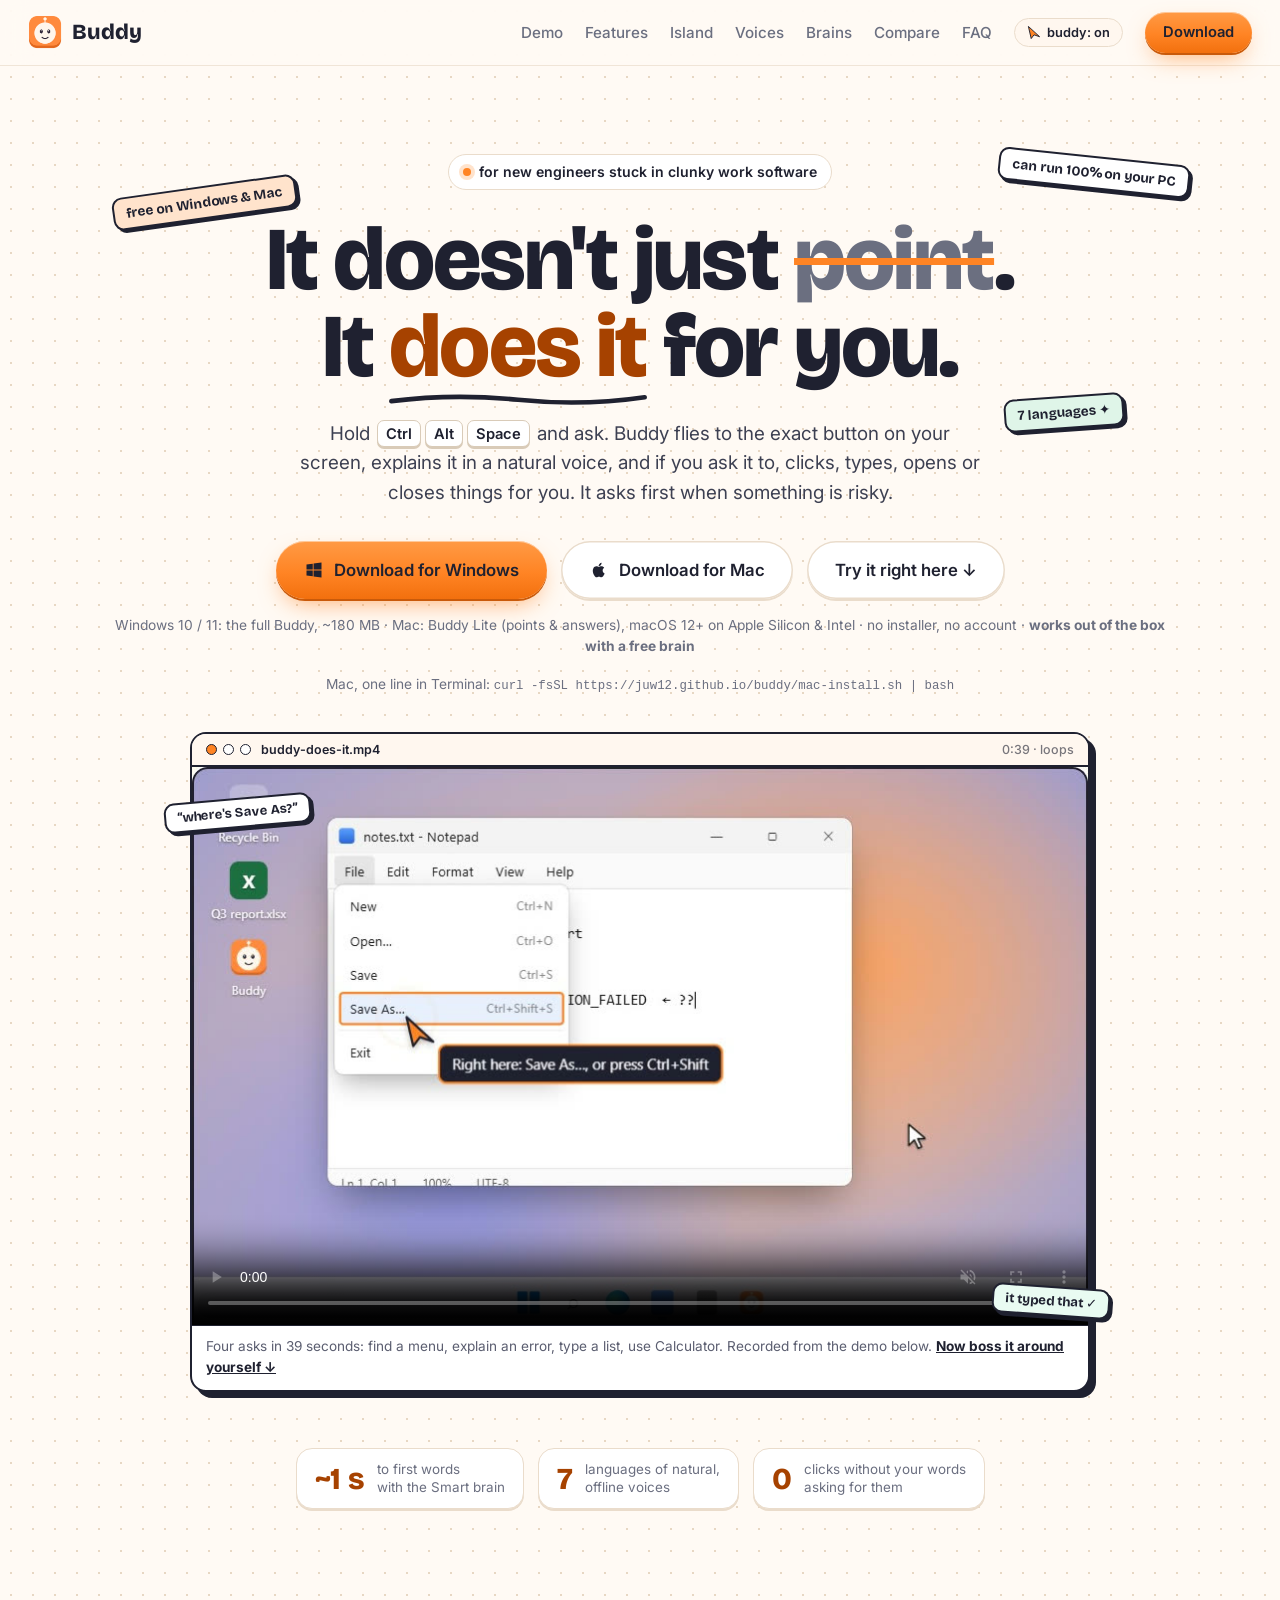
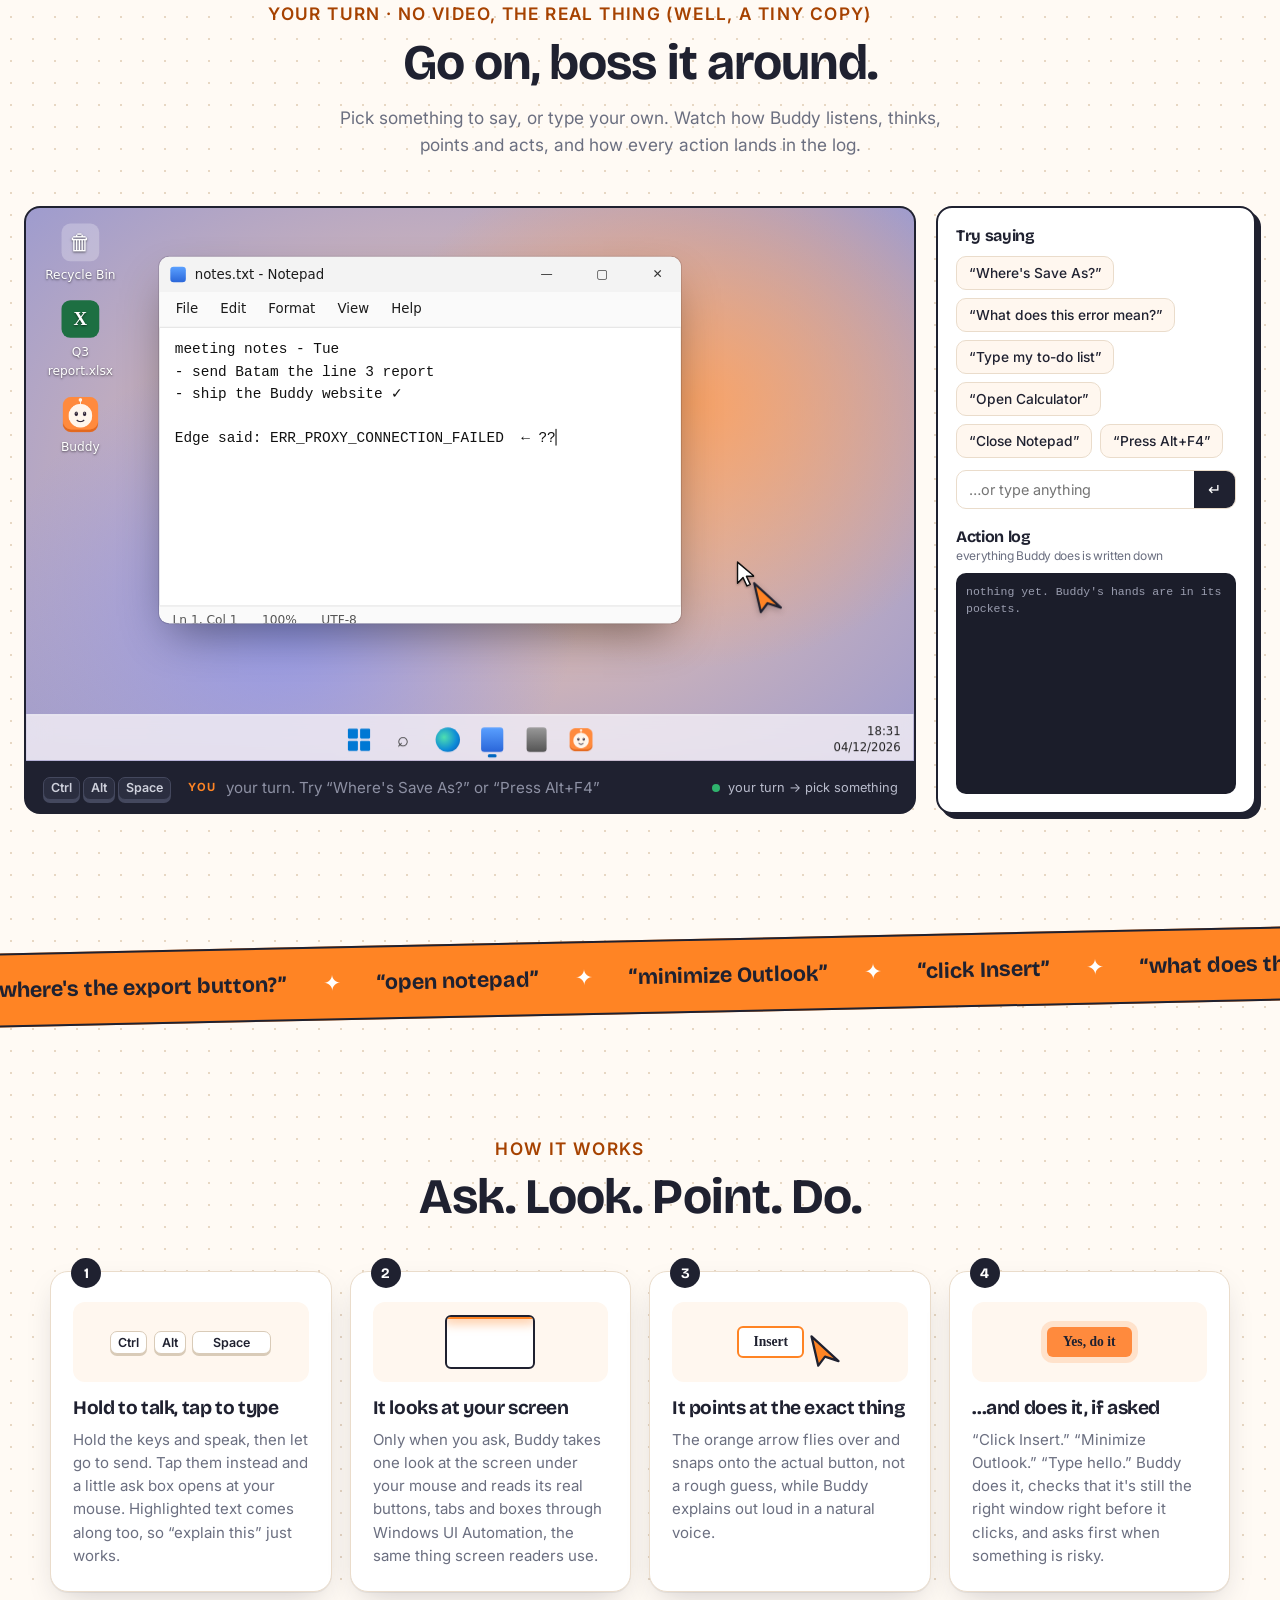
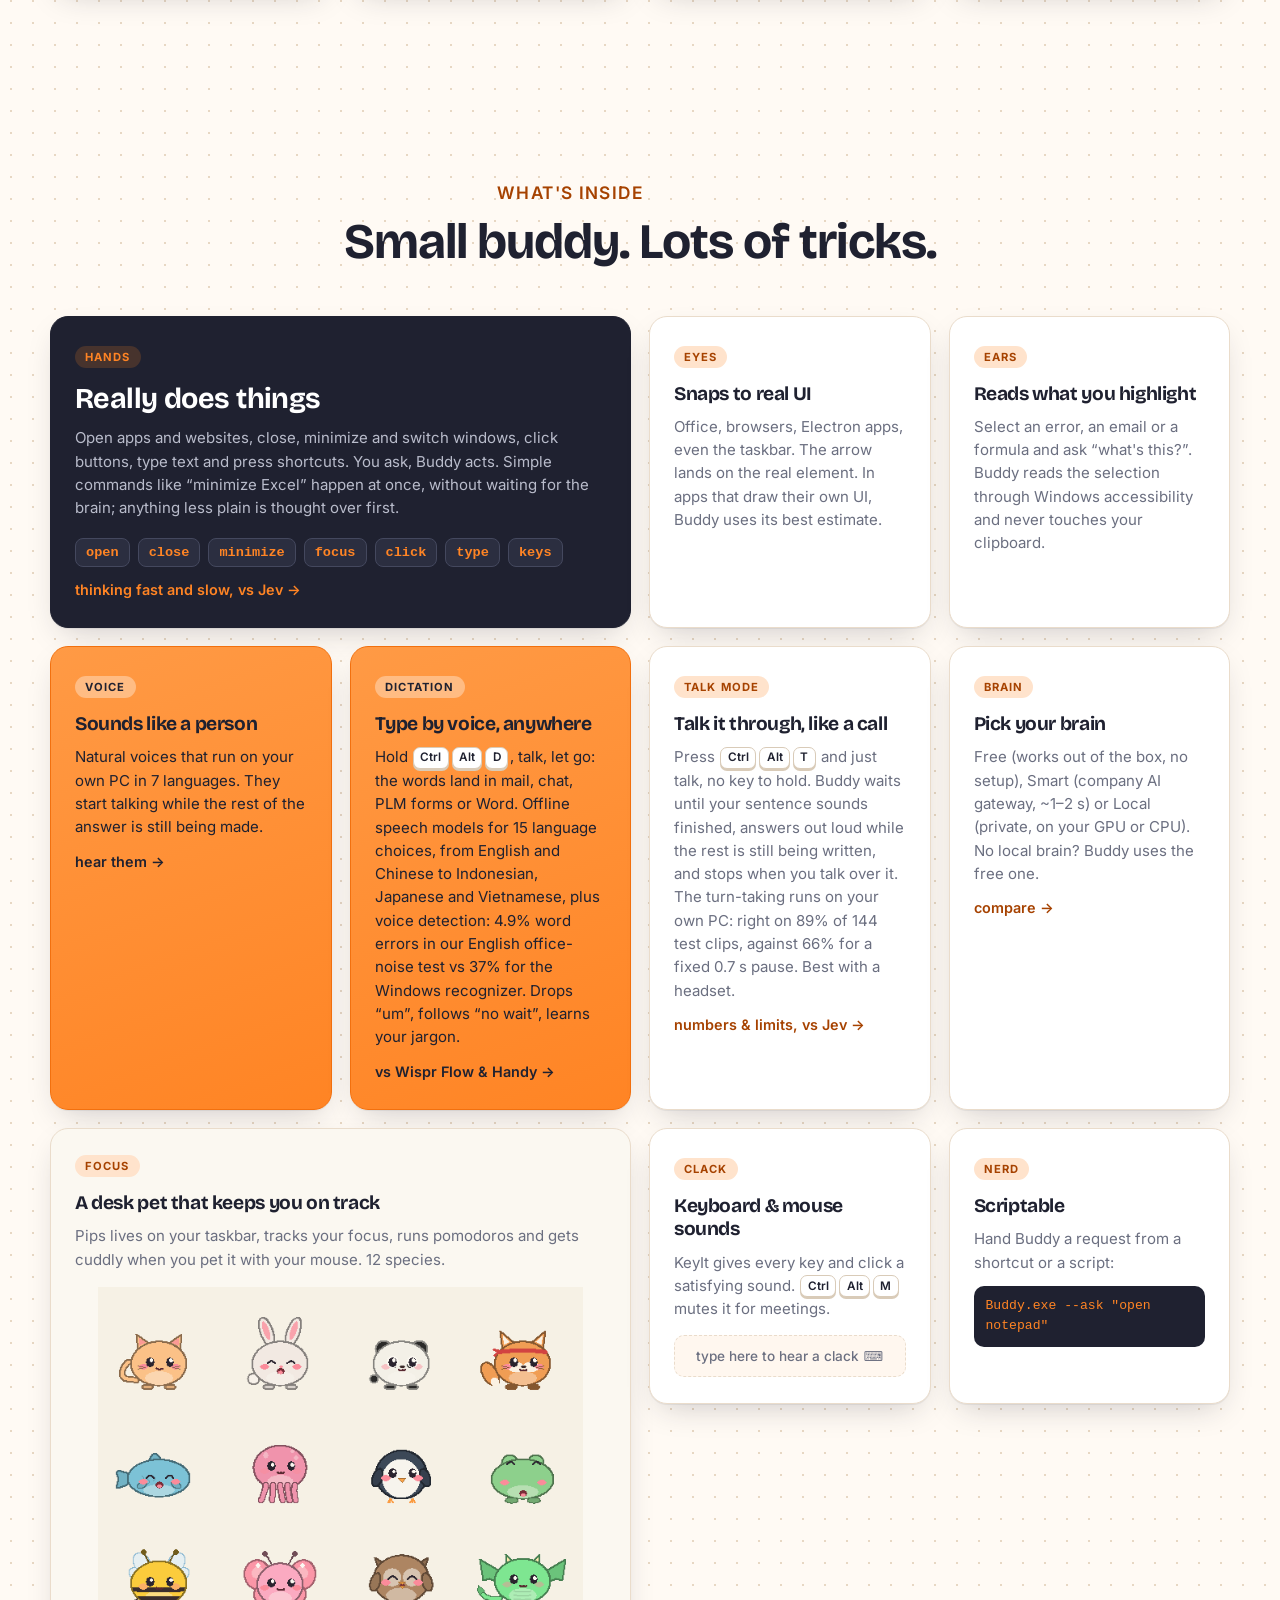
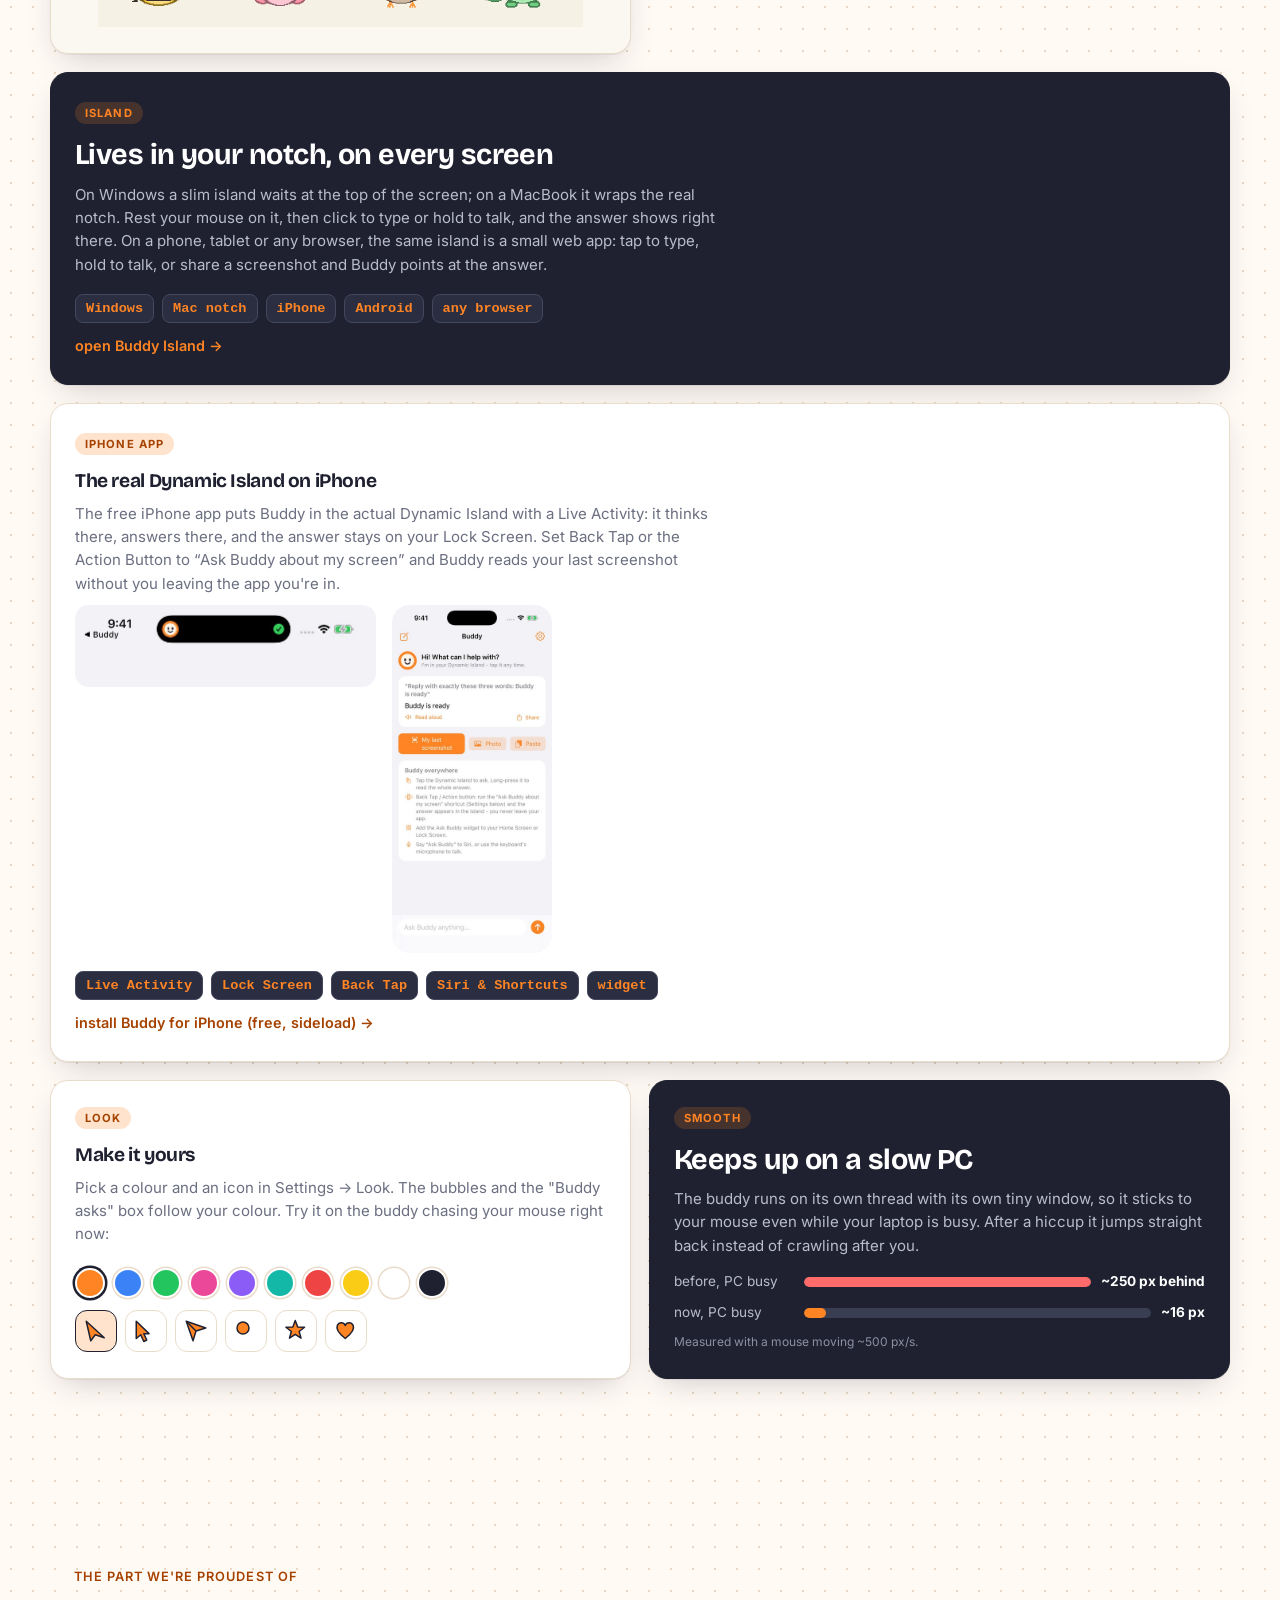
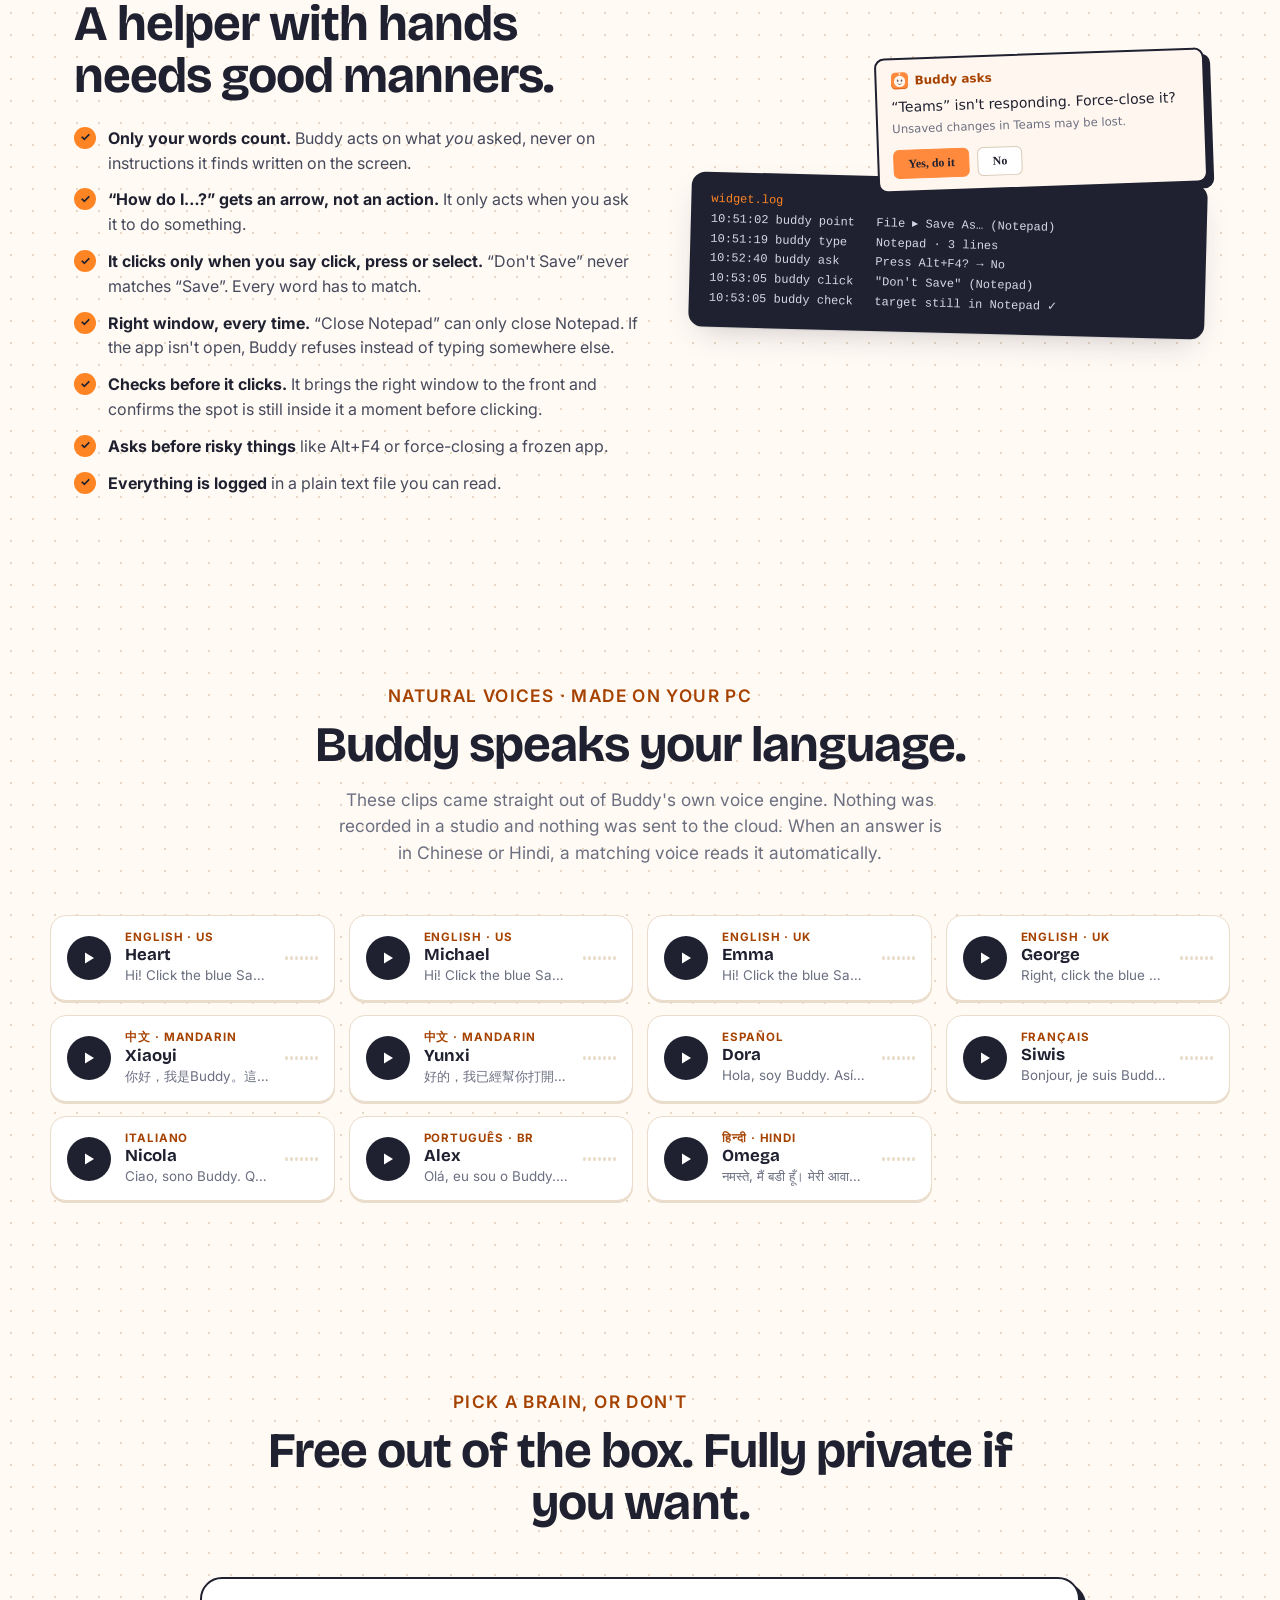
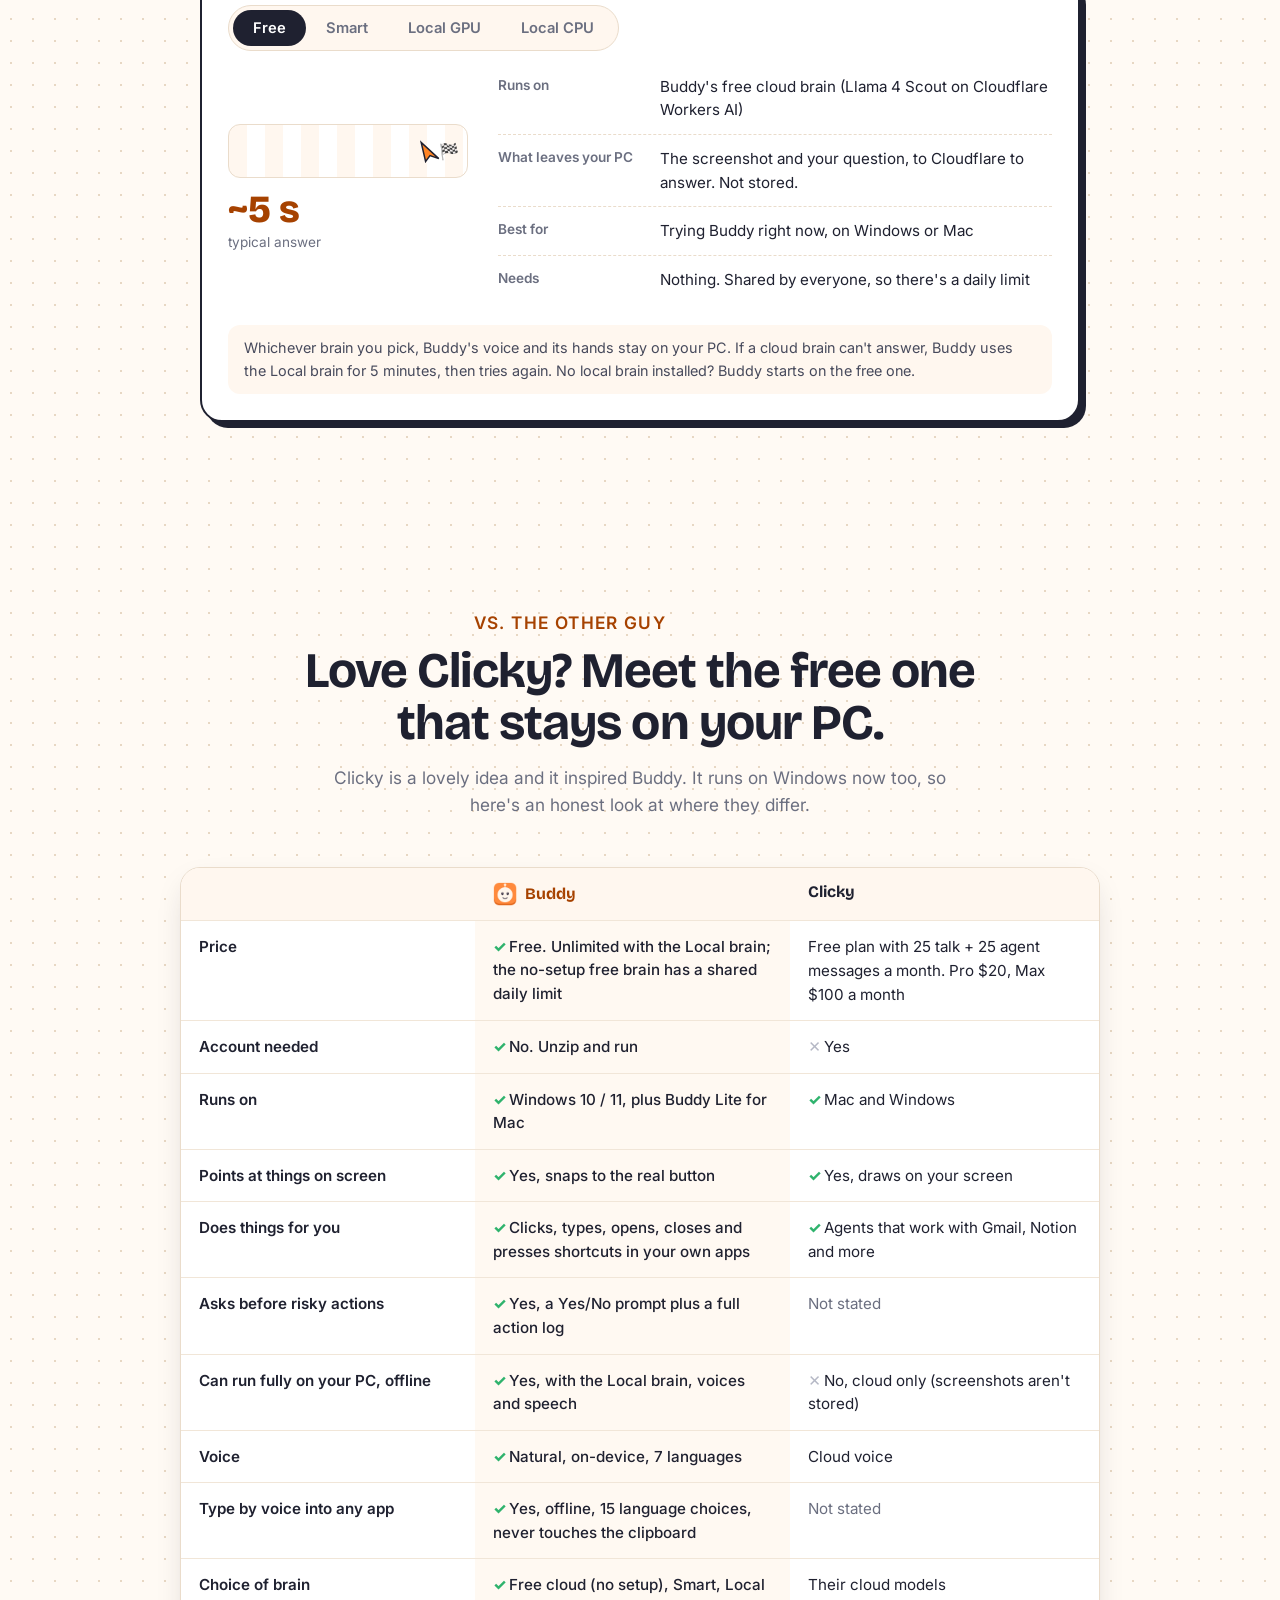
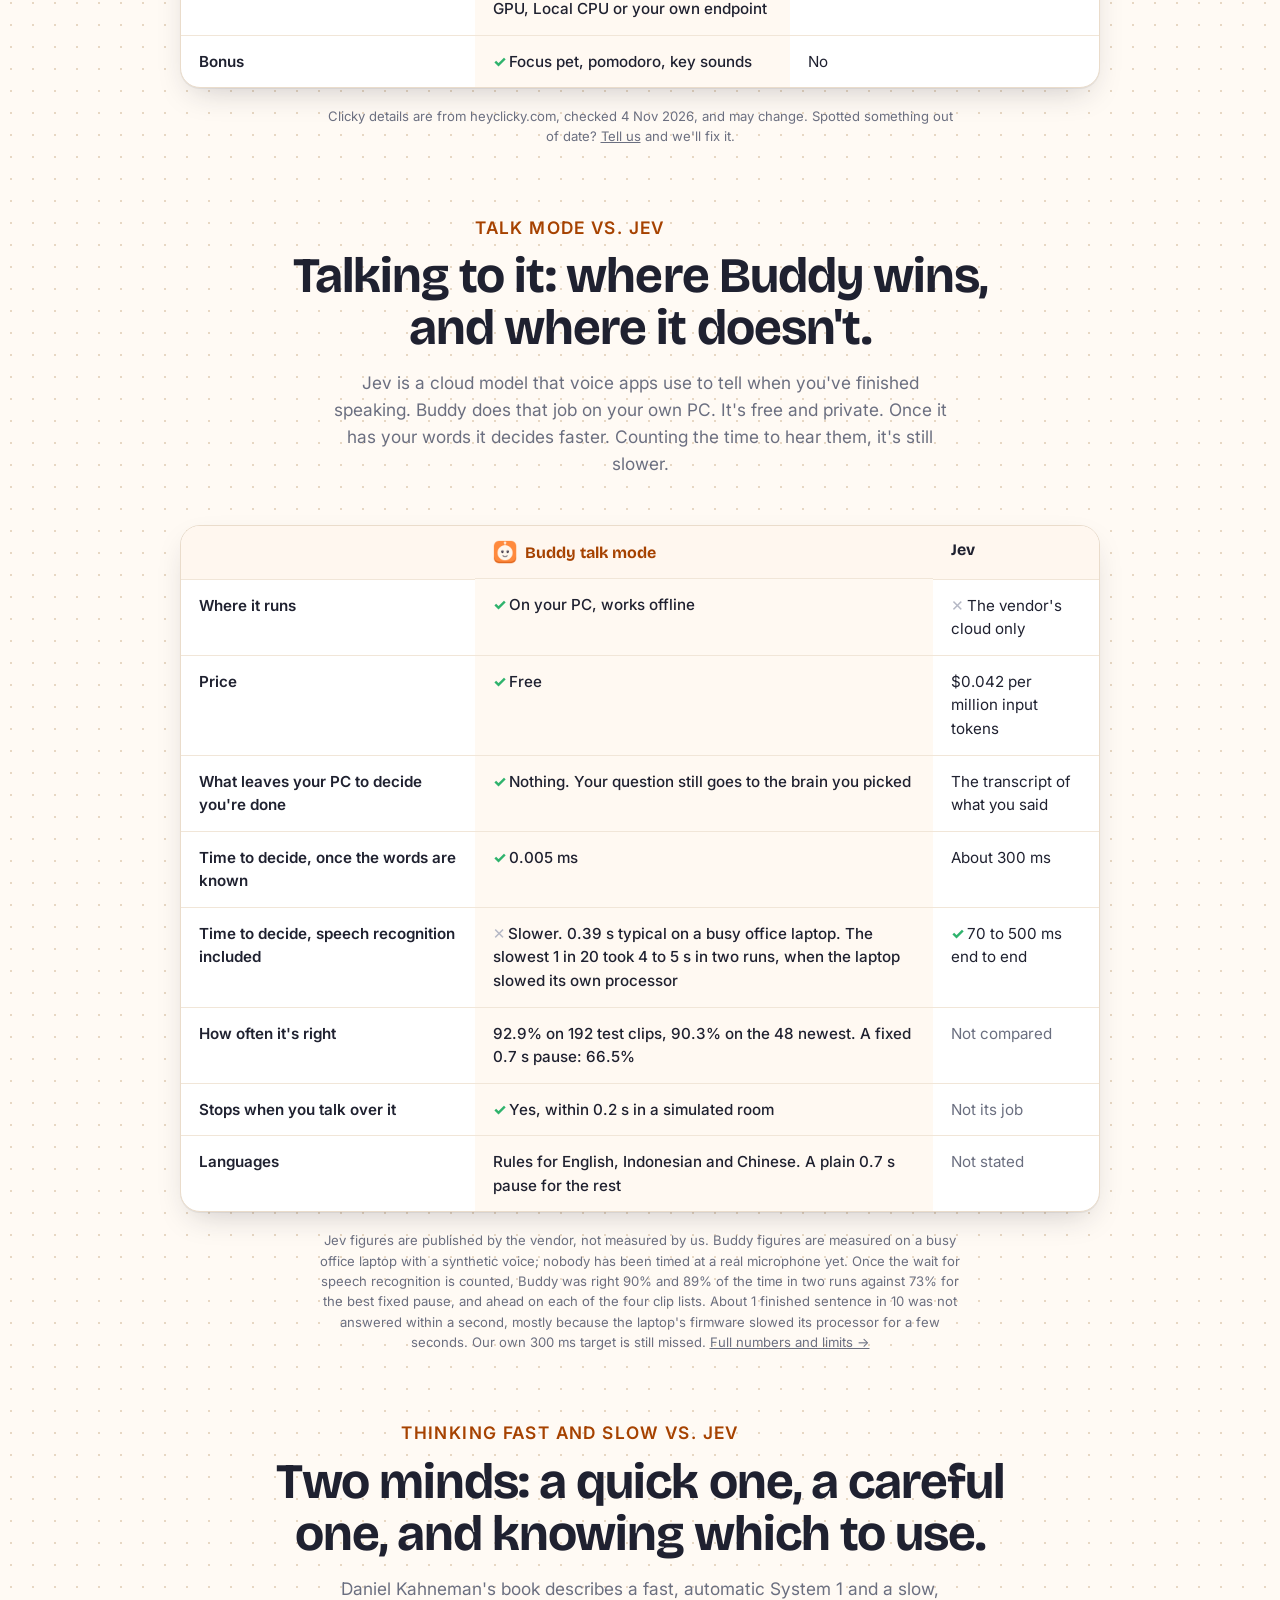
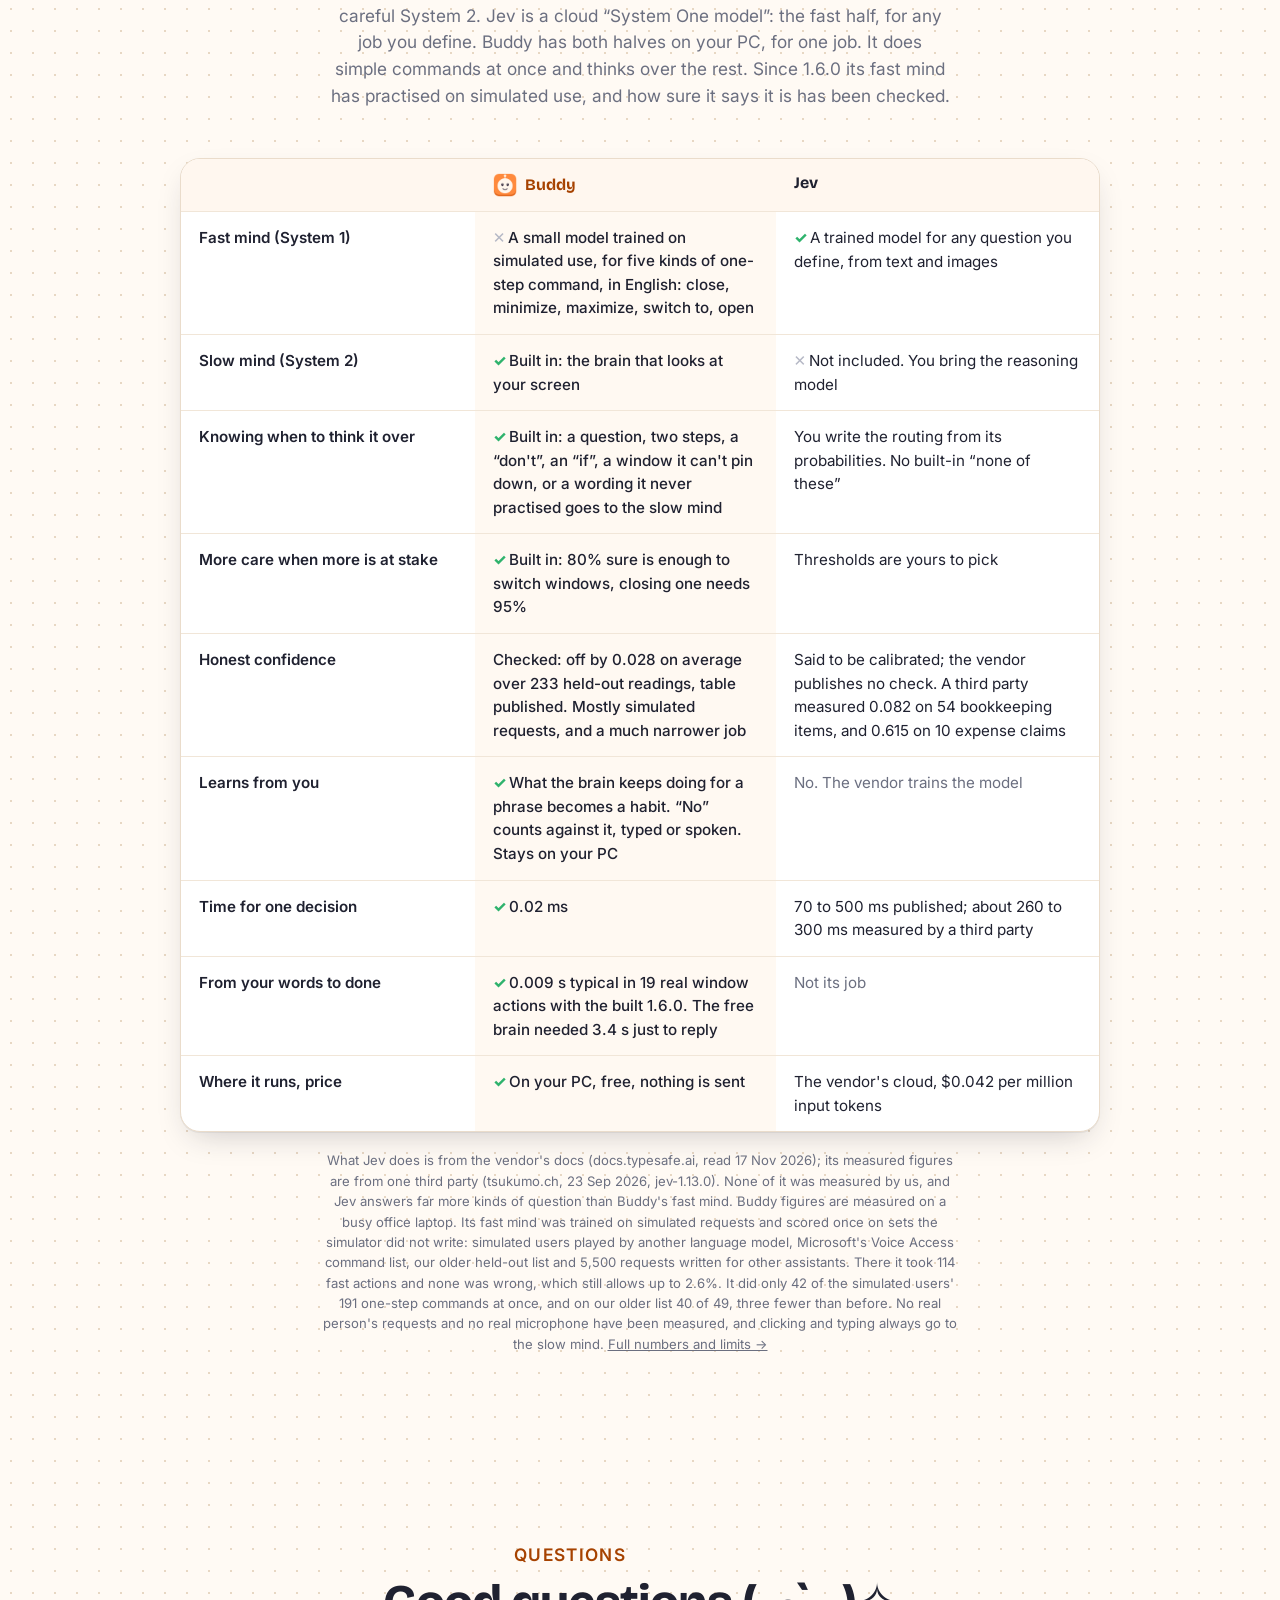
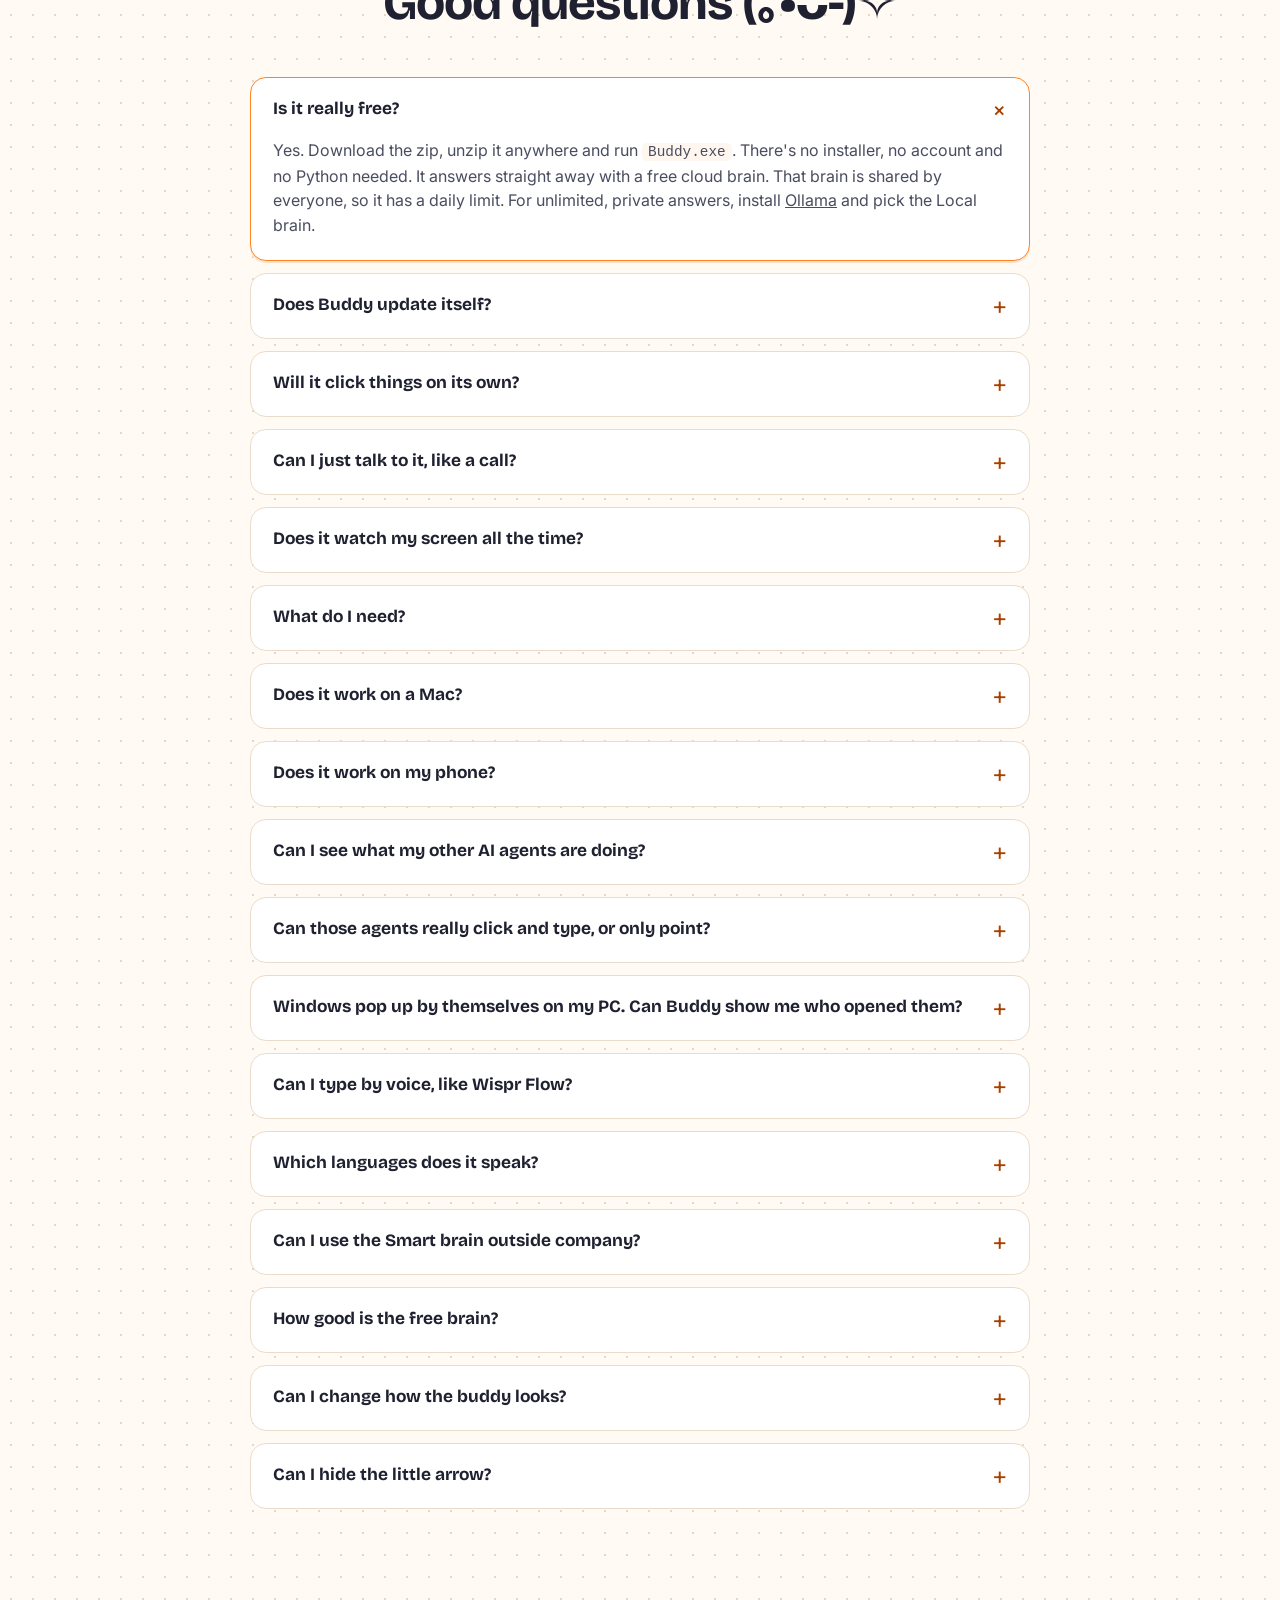
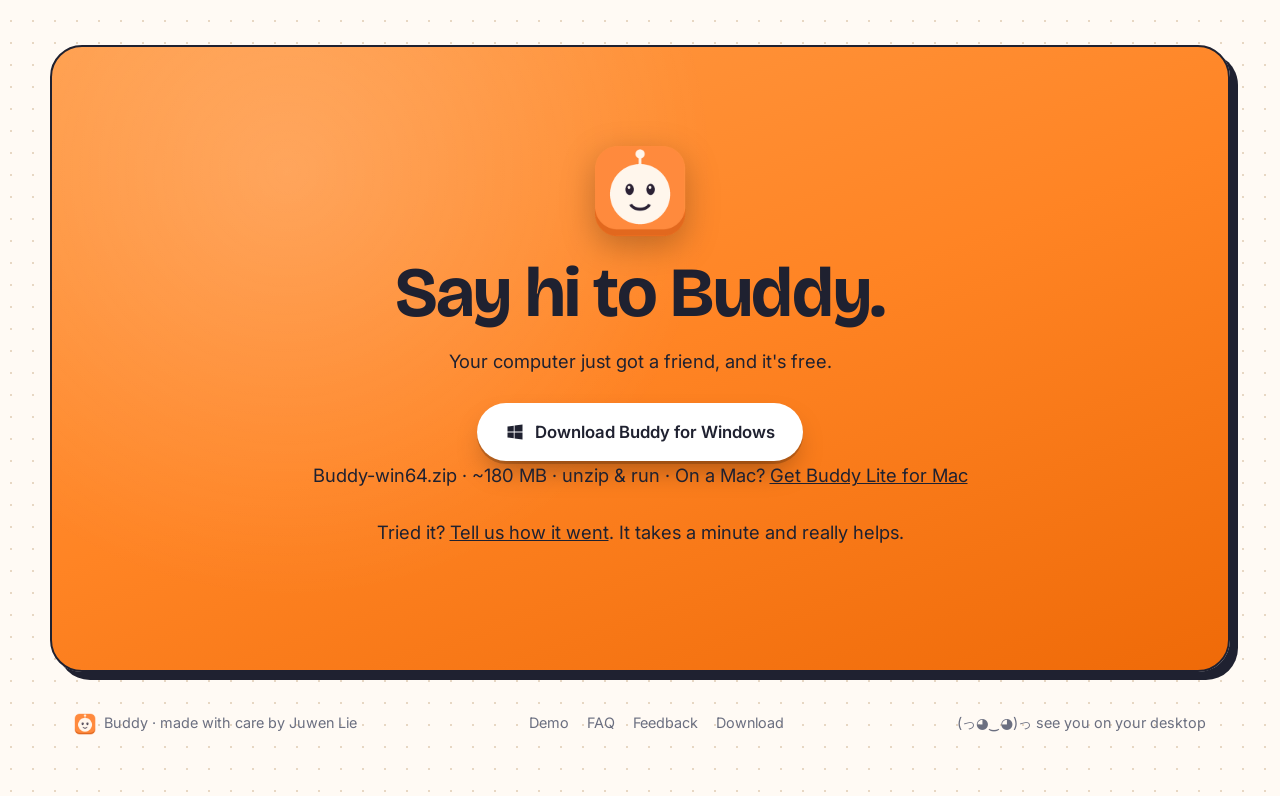
<file: docs/index.html>
<!doctype html>
<html lang="en">
<head>
  <meta charset="utf-8">
  <meta name="viewport" content="width=device-width, initial-scale=1">
  <title>Buddy: walks new engineers through clunky work software, click by click</title>
  <link rel="manifest" href="manifest.webmanifest">
  <link rel="apple-touch-icon" href="icons/apple-touch-icon.png">
  <meta name="theme-color" content="#fff7ef">
  <meta name="apple-mobile-web-app-capable" content="yes">
  <meta name="mobile-web-app-capable" content="yes">
  <meta name="description" content="Buddy walks new engineers through clunky PLM, SRM and ERP screens: it points at the exact button, explains it in a natural voice, and can do the clicks for you. No guides to write, and it can run fully on local models. Windows, plus Buddy Lite for Mac.">
  <link rel="icon" href="assets/buddy.ico">
  <link rel="preconnect" href="https://fonts.googleapis.com">
  <link rel="preconnect" href="https://fonts.gstatic.com" crossorigin>
  <link href="https://fonts.googleapis.com/css2?family=Bricolage+Grotesque:opsz,wght@12..96,500;12..96,700;12..96,800&family=Inter:wght@400;500;600;700&display=swap" rel="stylesheet">
  <link rel="stylesheet" href="styles.css">
</head>
<body>

<!-- The page's own little buddy follows your mouse, like the real one -->
<div id="pageBuddy" class="page-buddy" aria-hidden="true">
  <svg class="arrow" viewBox="-3 -3 34 34" width="34" height="34"><g id="pbShape"><polygon points="0,0 6,26 12,18 24,22" /></g></svg>
  <div class="pb-bubble"></div>
</div>

<header class="nav">
  <a class="brand" href="#top" data-say="hi, that's me (◕‿◕)">
    <img src="assets/buddy.png" alt="" width="34" height="34">
    <span>Buddy</span>
  </a>
  <nav class="links">
    <a href="#demo">Demo</a>
    <a href="#features">Features</a>
    <a href="island/">Island</a>
    <a href="#voices">Voices</a>
    <a href="#brains">Brains</a>
    <a href="#compare">Compare</a>
    <a href="#faq">FAQ</a>
  </nav>
  <button id="followToggle" class="follow-toggle" type="button" aria-pressed="true" title="Turn the page buddy on or off">
    <svg viewBox="-3 -3 30 32" width="14" height="15"><polygon points="0,0 6,26 12,18 24,22" /></svg>
    <span>buddy: on</span>
  </button>
  <a class="btn btn-primary btn-sm" href="https://github.com/juw12/buddy/releases/latest/download/Buddy-win64.zip" download data-say="free, ~180 MB. unzip & run!">Download</a>
</header>

<main id="top">

  <!-- ============ HERO ============ -->
  <section class="hero">
    <div class="stickers" aria-hidden="true">
      <span class="sticker s1">free on Windows &amp; Mac</span>
      <span class="sticker s2">can run 100% on your PC</span>
      <span class="sticker s3">7 languages ✦</span>
    </div>

    <p class="eyebrow"><span class="dot"></span> for new engineers stuck in clunky work software</p>
    <h1>It doesn't just <span class="hl-point">point</span>.<br>It <span class="hl-do">does it</span> for you.</h1>
    <p class="lede">
      Hold <kbd>Ctrl</kbd><kbd>Alt</kbd><kbd>Space</kbd> and ask. Buddy flies to the exact button on your screen,
      explains it in a natural voice, and if you ask it to, clicks, types, opens or closes things for you.
      It asks first when something is risky.
    </p>
    <div class="cta-row">
      <a class="btn btn-primary btn-lg" href="https://github.com/juw12/buddy/releases/latest/download/Buddy-win64.zip" download data-say="that's me! free, ~180 MB">
        <svg viewBox="0 0 24 24" width="20" height="20" aria-hidden="true"><path fill="currentColor" d="M3 5.5 10.5 4.4v7.1H3zm0 13 7.5 1.1v-7H3zm8.5 1.3L21 21v-8.5h-9.5zm0-15.6v7.3H21V3z"/></svg>
        Download for Windows
      </a>
      <a class="btn btn-ghost btn-lg" href="https://github.com/juw12/buddy/releases/latest/download/Buddy-mac.zip" download data-say="Buddy Lite for Mac: points &amp; answers">
        <svg viewBox="0 0 24 24" width="20" height="20" aria-hidden="true"><path fill="currentColor" d="M16.37 12.6c-.02-2.2 1.8-3.26 1.88-3.31-1.03-1.5-2.62-1.7-3.18-1.72-1.35-.14-2.64.8-3.33.8-.69 0-1.75-.78-2.88-.76-1.48.02-2.85.86-3.61 2.19-1.54 2.67-.39 6.62 1.11 8.79.73 1.06 1.6 2.25 2.75 2.21 1.1-.04 1.52-.71 2.85-.71 1.33 0 1.71.71 2.88.69 1.19-.02 1.94-1.08 2.67-2.14.84-1.23 1.19-2.42 1.21-2.48-.03-.01-2.32-.89-2.35-3.56zM14.2 6.13c.61-.74 1.02-1.76.91-2.78-.88.04-1.94.59-2.57 1.32-.56.65-1.06 1.69-.93 2.69.98.08 1.98-.5 2.59-1.23z"/></svg>
        Download for Mac
      </a>
      <a class="btn btn-ghost btn-lg" href="#demo">Try it right here ↓</a>
    </div>
    <p class="fineprint">Windows 10 / 11: the full Buddy, ~180 MB · Mac: Buddy Lite (points &amp; answers), macOS 12+ on Apple Silicon &amp; Intel · no installer, no account · <b>works out of the box with a free brain</b></p>
    <p class="fineprint">Mac, one line in Terminal: <code>curl -fsSL https://juw12.github.io/buddy/mac-install.sh | bash</code></p>

    <figure class="hero-film" id="heroFilm">
      <div class="film-bar">
        <span class="film-dots" aria-hidden="true"><i></i><i></i><i></i></span>
        <span class="film-name">buddy-does-it.mp4</span>
        <span class="film-len">0:39 · loops</span>
      </div>
      <video id="heroVideo" src="media/buddy-demo.mp4" poster="media/buddy-demo.jpg"
             autoplay muted loop playsinline preload="metadata"
             aria-label="Buddy finds Save As in Notepad, explains an error message, types a to-do list and uses Calculator"></video>
      <span class="film-tag t1" aria-hidden="true">“where's Save As?”</span>
      <span class="film-tag t2" aria-hidden="true">it typed that ✓</span>
      <figcaption>Four asks in 39 seconds: find a menu, explain an error, type a list, use Calculator.
        Recorded from the demo below. <a href="#demo">Now boss it around yourself ↓</a></figcaption>
    </figure>

    <ul class="proof">
      <li><b>~1 s</b><span>to first words<br>with the Smart brain</span></li>
      <li><b>7</b><span>languages of natural,<br>offline voices</span></li>
      <li><b>0</b><span>clicks without your words<br>asking for them</span></li>
    </ul>
  </section>

  <!-- ============ LIVE DEMO ============ -->
  <section id="demo" class="demo-section">
    <div class="section-head">
      <p class="kicker">your turn · no video, the real thing (well, a tiny copy)</p>
      <h2>Go on, boss it around.</h2>
      <p>Pick something to say, or type your own. Watch how Buddy listens, thinks, points and acts, and how every action lands in the log.</p>
    </div>

    <div class="demo">
      <div class="stage-wrap" id="stageWrap">
        <div class="stage" id="stage">
          <div class="wallpaper"></div>

          <!-- desktop icons -->
          <div class="desk-icons">
            <div class="desk-icon"><span class="di di-bin">🗑</span><span>Recycle Bin</span></div>
            <div class="desk-icon"><span class="di di-xls">X</span><span>Q3 report.xlsx</span></div>
            <div class="desk-icon"><img src="assets/buddy.png" alt=""><span>Buddy</span></div>
          </div>

          <!-- Notepad -->
          <div class="win notepad" id="notepad">
            <div class="titlebar" id="npTitle">
              <span class="ticon np-icon"></span>
              <span class="ttext" id="npTitleText">notes.txt - Notepad</span>
              <span class="tctl">—</span><span class="tctl">▢</span><span class="tctl tclose" id="npClose">✕</span>
            </div>
            <div class="menubar">
              <span id="menuFile">File</span><span>Edit</span><span>Format</span><span>View</span><span>Help</span>
            </div>
            <div class="menu" id="fileMenu">
              <div>New<kbd>Ctrl+N</kbd></div>
              <div>Open…<kbd>Ctrl+O</kbd></div>
              <div>Save<kbd>Ctrl+S</kbd></div>
              <div id="menuSaveAs">Save As…<kbd>Ctrl+Shift+S</kbd></div>
              <hr>
              <div>Exit</div>
            </div>
            <div class="doc" id="npDoc"></div>
            <div class="statusbar"><span>Ln 1, Col 1</span><span>100%</span><span>UTF-8</span></div>
          </div>

          <!-- Notepad's own save prompt -->
          <div class="win dialog" id="saveDialog">
            <div class="titlebar"><span class="ttext">Notepad</span><span class="tctl tclose">✕</span></div>
            <div class="dlg-body">Do you want to save changes to<br><b>notes.txt</b>?</div>
            <div class="dlg-btns">
              <button type="button" id="dlgSave" class="win-btn primary">Save</button>
              <button type="button" id="dlgDont" class="win-btn">Don't Save</button>
              <button type="button" id="dlgCancel" class="win-btn">Cancel</button>
            </div>
          </div>

          <!-- Calculator -->
          <div class="win calc" id="calc">
            <div class="titlebar"><span class="ticon calc-icon"></span><span class="ttext">Calculator</span><span class="tctl">—</span><span class="tctl tclose">✕</span></div>
            <div class="calc-screen">0</div>
            <div class="calc-keys">
              <span>%</span><span>CE</span><span>C</span><span>⌫</span>
              <span>7</span><span>8</span><span>9</span><span>×</span>
              <span>4</span><span>5</span><span>6</span><span>−</span>
              <span>1</span><span>2</span><span>3</span><span>+</span>
              <span>±</span><span>0</span><span>.</span><span class="eq">=</span>
            </div>
          </div>

          <!-- Buddy's own Yes/No box (same look as the app) -->
          <div class="confirm" id="confirmBox" role="dialog" aria-label="Buddy asks">
            <div class="confirm-title"><img src="assets/buddy.png" alt=""> Buddy asks</div>
            <p id="confirmText">Press Alt+F4?</p>
            <div class="confirm-btns">
              <button type="button" id="confirmYes" class="cbtn yes">Yes, do it</button>
              <button type="button" id="confirmNo" class="cbtn">No</button>
            </div>
          </div>

          <div class="toast" id="toast"></div>

          <!-- taskbar -->
          <div class="taskbar">
            <div class="tb-icons">
              <span class="tb tb-start" id="tbStart"><i></i><i></i><i></i><i></i></span>
              <span class="tb tb-search">⌕</span>
              <span class="tb tb-edge"></span>
              <span class="tb tb-np on" id="tbNotepad"></span>
              <span class="tb tb-calc" id="tbCalc"></span>
              <span class="tb tb-buddy"><img src="assets/buddy.png" alt=""></span>
            </div>
            <div class="tb-clock"><span id="clockTime">10:51</span><span id="clockDate">03/11/2026</span></div>
          </div>

          <!-- the user's own mouse pointer -->
          <svg class="sys-cursor" id="sysCursor" viewBox="0 0 16 24" width="16" height="24" aria-hidden="true">
            <path d="M1 1v19l5-5 3.5 7.5 3-1.4L9 13.8h7z" fill="#fff" stroke="#111" stroke-width="1.3" stroke-linejoin="round"/>
          </svg>

          <!-- Buddy -->
          <div class="sbuddy" id="sbuddy" aria-hidden="true">
            <div class="pulse" id="sbPulse"></div>
            <svg class="arrow" viewBox="-3 -3 30 32" width="30" height="32"><polygon points="0,0 6,26 12,18 24,22" /></svg>
            <div class="wave"><i></i><i></i><i></i><i></i><i></i></div>
            <div class="spin"></div>
            <div class="bubble" id="sbBubble"></div>
          </div>
        </div>
      </div>

      <!-- under the screen: the hotkey & transcript strip -->
      <div class="hotbar">
        <div class="keys" id="keys"><kbd>Ctrl</kbd><kbd>Alt</kbd><kbd>Space</kbd></div>
        <div class="said"><span class="you">you</span><span id="saidText" class="said-text">hold the keys and talk… or pick one →</span></div>
        <div class="status" id="status"><span class="led"></span><span id="statusText">ready</span></div>
      </div>

      <aside class="panel">
        <h3>Try saying</h3>
        <div class="chips" id="chips">
          <button type="button" class="chip" data-run="saveas">“Where's Save As?”</button>
          <button type="button" class="chip" data-run="explain">“What does this error mean?”</button>
          <button type="button" class="chip" data-run="type">“Type my to-do list”</button>
          <button type="button" class="chip" data-run="calc">“Open Calculator”</button>
          <button type="button" class="chip" data-run="close">“Close Notepad”</button>
          <button type="button" class="chip" data-run="altf4">“Press Alt+F4”</button>
        </div>
        <div class="followups" id="followups"></div>
        <form class="ask" id="askForm" autocomplete="off">
          <input id="askInput" type="text" placeholder="…or type anything" aria-label="Ask the demo buddy">
          <button type="submit" aria-label="Send">↵</button>
        </form>
        <h3 class="log-h">Action log <small>everything Buddy does is written down</small></h3>
        <ol class="log" id="log">
          <li class="empty">nothing yet. Buddy's hands are in its pockets.</li>
        </ol>
      </aside>
    </div>
  </section>

  <!-- ============ MARQUEE ============ -->
  <section class="marquee" aria-label="Things you can say to Buddy">
    <div class="marquee-track">
      <span>“where's the export button?”</span><span>“open notepad”</span><span>“minimize Outlook”</span>
      <span>“click Insert”</span><span>“what does this formula do?”</span><span>“close the file explorer”</span>
      <span>“type hello”</span><span>“save it”</span><span>“open google.com”</span><span>“how do I pin this tab?”</span>
      <span>“explain this”</span><span>“click Don't Save”</span>
      <span>“where's the export button?”</span><span>“open notepad”</span><span>“minimize Outlook”</span>
      <span>“click Insert”</span><span>“what does this formula do?”</span><span>“close the file explorer”</span>
      <span>“type hello”</span><span>“save it”</span><span>“open google.com”</span><span>“how do I pin this tab?”</span>
      <span>“explain this”</span><span>“click Don't Save”</span>
    </div>
  </section>

  <!-- ============ HOW IT WORKS ============ -->
  <section class="how">
    <div class="section-head">
      <p class="kicker">how it works</p>
      <h2>Ask. Look. Point. Do.</h2>
    </div>
    <ol class="steps">
      <li>
        <span class="step-n">1</span>
        <div class="step-art"><kbd>Ctrl</kbd><kbd>Alt</kbd><kbd class="wide">Space</kbd></div>
        <h3>Hold to talk, tap to type</h3>
        <p>Hold the keys and speak, then let go to send. Tap them instead and a little ask box opens at your mouse. Highlighted text comes along too, so “explain this” just works.</p>
      </li>
      <li>
        <span class="step-n">2</span>
        <div class="step-art"><span class="scan"><i></i></span></div>
        <h3>It looks at your screen</h3>
        <p>Only when you ask, Buddy takes one look at the screen under your mouse and reads its real buttons, tabs and boxes through Windows UI Automation, the same thing screen readers use.</p>
      </li>
      <li>
        <span class="step-n">3</span>
        <div class="step-art"><svg viewBox="-3 -3 30 32" width="34" height="36" class="art-arrow"><polygon points="0,0 6,26 12,18 24,22"/></svg><span class="art-btn">Insert</span></div>
        <h3>It points at the exact thing</h3>
        <p>The orange arrow flies over and snaps onto the actual button, not a rough guess, while Buddy explains out loud in a natural voice.</p>
      </li>
      <li>
        <span class="step-n">4</span>
        <div class="step-art"><span class="mini-confirm">Yes, do it</span></div>
        <h3>…and does it, if asked</h3>
        <p>“Click Insert.” “Minimize Outlook.” “Type hello.” Buddy does it, checks that it's still the right window right before it clicks, and asks first when something is risky.</p>
      </li>
    </ol>
  </section>

  <!-- ============ FEATURES (bento) ============ -->
  <section id="features" class="features">
    <div class="section-head">
      <p class="kicker">what's inside</p>
      <h2>Small buddy. Lots of tricks.</h2>
    </div>
    <div class="bento">
      <article class="card c-wide c-dark" data-say="i'm basically a very polite intern">
        <span class="tag">hands</span>
        <h3>Really does things</h3>
        <p>Open apps and websites, close, minimize and switch windows, click buttons, type text and press shortcuts. You ask, Buddy acts. Simple commands like “minimize Excel” happen at once, without waiting for the brain; anything less plain is thought over first.</p>
        <div class="verbs"><span>open</span><span>close</span><span>minimize</span><span>focus</span><span>click</span><span>type</span><span>keys</span></div>
        <a class="mini-link" href="#fast-slow">thinking fast and slow, vs Jev →</a>
      </article>
      <article class="card">
        <span class="tag">eyes</span>
        <h3>Snaps to real UI</h3>
        <p>Office, browsers, Electron apps, even the taskbar. The arrow lands on the real element. In apps that draw their own UI, Buddy uses its best estimate.</p>
      </article>
      <article class="card">
        <span class="tag">ears</span>
        <h3>Reads what you highlight</h3>
        <p>Select an error, an email or a formula and ask “what's this?”. Buddy reads the selection through Windows accessibility and never touches your clipboard.</p>
      </article>
      <article class="card c-orange">
        <span class="tag">voice</span>
        <h3>Sounds like a person</h3>
        <p>Natural voices that run on your own PC in 7 languages. They start talking while the rest of the answer is still being made.</p>
        <a class="mini-link" href="#voices">hear them →</a>
      </article>
      <article class="card c-orange">
        <span class="tag">dictation</span>
        <h3>Type by voice, anywhere</h3>
        <p>Hold <kbd>Ctrl</kbd><kbd>Alt</kbd><kbd>D</kbd>, talk, let go: the words land in mail, chat, PLM forms or Word. Offline speech models for 15 language choices, from English and Chinese to Indonesian, Japanese and Vietnamese, plus voice detection: 4.9% word errors in our English office-noise test vs 37% for the Windows recognizer. Drops “um”, follows “no wait”, learns your jargon.</p>
        <a class="mini-link" href="https://github.com/juw12/buddy#voice-buddy-vs-wispr-flow-vs-handy" target="_blank" rel="noopener">vs Wispr Flow &amp; Handy →</a>
      </article>
      <article class="card">
        <span class="tag">talk mode</span>
        <h3>Talk it through, like a call</h3>
        <p>Press <kbd>Ctrl</kbd><kbd>Alt</kbd><kbd>T</kbd> and just talk, no key to hold. Buddy waits until your sentence sounds finished, answers out loud while the rest is still being written, and stops when you talk over it. The turn-taking runs on your own PC: right on 89% of 144 test clips, against 66% for a fixed 0.7 s pause. Best with a headset.</p>
        <a class="mini-link" href="https://github.com/juw12/buddy#talk-mode-vs-jev" target="_blank" rel="noopener">numbers &amp; limits, vs Jev →</a>
      </article>
      <article class="card">
        <span class="tag">brain</span>
        <h3>Pick your brain</h3>
        <p>Free (works out of the box, no setup), Smart (company AI gateway, ~1–2 s) or Local (private, on your GPU or CPU). No local brain? Buddy uses the free one.</p>
        <a class="mini-link" href="#brains">compare →</a>
      </article>
      <article class="card c-pets">
        <span class="tag">focus</span>
        <h3>A desk pet that keeps you on track</h3>
        <p>Pips lives on your taskbar, tracks your focus, runs pomodoros and gets cuddly when you pet it with your mouse. 12 species.</p>
        <img src="assets/hero_pets.png" alt="Twelve Pips pets: cat, bunny, panda, fox, fish, octopus, penguin, frog, bee, butterfly, owl and dragon">
      </article>
      <article class="card">
        <span class="tag">clack</span>
        <h3>Keyboard &amp; mouse sounds</h3>
        <p>KeyIt gives every key and click a satisfying sound. <kbd>Ctrl</kbd><kbd>Alt</kbd><kbd>M</kbd> mutes it for meetings.</p>
        <button type="button" class="clack-pad" id="clackPad">type here to hear a clack ⌨</button>
      </article>
      <article class="card">
        <span class="tag">nerd</span>
        <h3>Scriptable</h3>
        <p>Hand Buddy a request from a shortcut or a script:</p>
        <code class="cli">Buddy.exe --ask "open notepad"</code>
      </article>
      <article class="card c-full c-dark" id="island" data-say="i live in your notch now">
        <span class="tag">island</span>
        <h3>Lives in your notch, on every screen</h3>
        <p>On Windows a slim island waits at the top of the screen; on a MacBook it wraps the real notch. Rest your mouse on it, then click to type or hold to talk, and the answer shows right there. On a phone, tablet or any browser, the same island is a small web app: tap to type, hold to talk, or share a screenshot and Buddy points at the answer.</p>
        <div class="verbs"><span>Windows</span><span>Mac notch</span><span>iPhone</span><span>Android</span><span>any browser</span></div>
        <a class="mini-link" href="island/">open Buddy Island →</a>
      </article>
      <article class="card c-full" id="iphone" data-say="i live in your dynamic island now">
        <span class="tag">iphone app</span>
        <h3>The real Dynamic Island on iPhone</h3>
        <p>The free iPhone app puts Buddy in the actual Dynamic Island with a Live Activity: it thinks there, answers there, and the answer stays on your Lock Screen. Set Back Tap or the Action Button to “Ask Buddy about my screen” and Buddy reads your last screenshot without you leaving the app you're in.</p>
        <p style="display:flex;gap:16px;flex-wrap:wrap;align-items:flex-start">
          <img src="media/iphone-island.jpg" width="301" height="82" alt="Buddy's face in the iPhone Dynamic Island with a green tick after answering" loading="lazy" style="border-radius:14px;max-width:100%;height:auto">
          <img src="media/iphone-app.jpg" width="160" height="348" alt="Buddy iPhone app answering a question" loading="lazy" style="border-radius:18px;height:auto">
        </p>
        <div class="verbs"><span>Live Activity</span><span>Lock Screen</span><span>Back Tap</span><span>Siri &amp; Shortcuts</span><span>widget</span></div>
        <a class="mini-link" href="https://github.com/juw12/buddy/tree/main/ios" target="_blank" rel="noopener">install Buddy for iPhone (free, sideload) →</a>
      </article>
      <article class="card c-wide c-look" data-say="ooh, try purple">
        <span class="tag">look</span>
        <h3>Make it yours</h3>
        <p>Pick a colour and an icon in Settings → Look. The bubbles and the "Buddy asks" box follow your colour. Try it on the buddy chasing your mouse right now:</p>
        <div class="look-picker">
          <div class="swatches" id="lookColors" role="group" aria-label="Colour"></div>
          <div class="icon-picks" id="lookIcons" role="group" aria-label="Icon"></div>
        </div>
      </article>
      <article class="card c-wide c-dark c-speed" data-say="i don't lag. much.">
        <span class="tag">smooth</span>
        <h3>Keeps up on a slow PC</h3>
        <p>The buddy runs on its own thread with its own tiny window, so it sticks to your mouse even while your laptop is busy. After a hiccup it jumps straight back instead of crawling after you.</p>
        <div class="lag-bars">
          <div><span>before, PC busy</span><i style="--w: 100%"></i><b>~250 px behind</b></div>
          <div><span>now, PC busy</span><i style="--w: 6.4%"></i><b>~16 px</b></div>
        </div>
        <small class="lag-note">Measured with a mouse moving ~500 px/s.</small>
      </article>
    </div>
  </section>

  <!-- ============ SAFETY ============ -->
  <section class="safety">
    <div class="safety-copy">
      <p class="kicker">the part we're proudest of</p>
      <h2>A helper with hands needs good manners.</h2>
      <ul class="rules">
        <li><b>Only your words count.</b> Buddy acts on what <em>you</em> asked, never on instructions it finds written on the screen.</li>
        <li><b>“How do I…?” gets an arrow, not an action.</b> It only acts when you ask it to do something.</li>
        <li><b>It clicks only when you say click, press or select.</b> “Don't Save” never matches “Save”. Every word has to match.</li>
        <li><b>Right window, every time.</b> “Close Notepad” can only close Notepad. If the app isn't open, Buddy refuses instead of typing somewhere else.</li>
        <li><b>Checks before it clicks.</b> It brings the right window to the front and confirms the spot is still inside it a moment before clicking.</li>
        <li><b>Asks before risky things</b> like Alt+F4 or force-closing a frozen app.</li>
        <li><b>Everything is logged</b> in a plain text file you can read.</li>
      </ul>
    </div>
    <div class="safety-art" aria-hidden="true">
      <div class="confirm static">
        <div class="confirm-title"><img src="assets/buddy.png" alt=""> Buddy asks</div>
        <p>“Teams” isn't responding. Force-close it?<br><small>Unsaved changes in Teams may be lost.</small></p>
        <div class="confirm-btns"><span class="cbtn yes">Yes, do it</span><span class="cbtn">No</span></div>
      </div>
      <pre class="logfile"><span class="dim">widget.log</span>
10:51:02 buddy point   File ▸ Save As… (Notepad)
10:51:19 buddy type    Notepad · 3 lines
10:52:40 buddy ask     Press Alt+F4? → No
10:53:05 buddy click   "Don't Save" (Notepad)
10:53:05 buddy check   target still in Notepad ✓</pre>
    </div>
  </section>

  <!-- ============ VOICES ============ -->
  <section id="voices" class="voices">
    <div class="section-head">
      <p class="kicker">natural voices · made on your PC</p>
      <h2>Buddy speaks your language.</h2>
      <p>These clips came straight out of Buddy's own voice engine. Nothing was recorded in a studio and nothing was sent to the cloud. When an answer is in Chinese or Hindi, a matching voice reads it automatically.</p>
    </div>
    <div class="voice-grid" id="voiceGrid"></div>
  </section>

  <!-- ============ BRAINS ============ -->
  <section id="brains" class="brains">
    <div class="section-head">
      <p class="kicker">pick a brain, or don't</p>
      <h2>Free out of the box. Fully private if you want.</h2>
    </div>
    <div class="brain-box">
      <div class="brain-tabs" role="tablist">
        <button type="button" role="tab" class="active" data-brain="free">Free</button>
        <button type="button" role="tab" data-brain="smart">Smart</button>
        <button type="button" role="tab" data-brain="gpu">Local GPU</button>
        <button type="button" role="tab" data-brain="cpu">Local CPU</button>
      </div>
      <div class="brain-body">
        <div class="brain-speed">
          <div class="race"><span class="racer" id="racer"><svg viewBox="-3 -3 30 32" width="22" height="24"><polygon points="0,0 6,26 12,18 24,22"/></svg></span></div>
          <div class="speed-label"><b id="brainSpeed">~5 s</b><span>typical answer</span></div>
        </div>
        <dl class="brain-facts">
          <div><dt>Runs on</dt><dd id="brainWhere">Buddy's free cloud brain (Llama 4 Scout on Cloudflare Workers AI)</dd></div>
          <div><dt>What leaves your PC</dt><dd id="brainLeaves">The screenshot and your question, to Cloudflare to answer. Not stored.</dd></div>
          <div><dt>Best for</dt><dd id="brainBest">Trying Buddy right now, on Windows or Mac</dd></div>
          <div><dt>Needs</dt><dd id="brainNeeds">Nothing. Shared by everyone, so there's a daily limit</dd></div>
        </dl>
      </div>
      <p class="brain-note" id="freeLeft" hidden></p>
      <p class="brain-note">Whichever brain you pick, Buddy's voice and its hands stay on your PC. If a cloud brain can't answer, Buddy uses the Local brain for 5 minutes, then tries again. No local brain installed? Buddy starts on the free one.</p>
    </div>
  </section>

  <!-- ============ COMPARE ============ -->
  <section id="compare" class="compare">
    <div class="section-head">
      <p class="kicker">vs. the other guy</p>
      <h2>Love Clicky? Meet the free one that stays on your PC.</h2>
      <p>Clicky is a lovely idea and it inspired Buddy. It runs on Windows now too, so here's an honest look at where they differ.</p>
    </div>
    <div class="table-wrap">
      <table>
        <thead><tr><th></th><th class="us"><img src="assets/buddy.png" alt=""> Buddy</th><th>Clicky</th></tr></thead>
        <tbody>
          <tr><td>Price</td><td class="us yes">Free. Unlimited with the Local brain; the no-setup free brain has a shared daily limit</td><td>Free plan with 25 talk + 25 agent messages a month. Pro $20, Max $100 a month</td></tr>
          <tr><td>Account needed</td><td class="us yes">No. Unzip and run</td><td class="no">Yes</td></tr>
          <tr><td>Runs on</td><td class="us yes">Windows 10 / 11, plus Buddy Lite for Mac</td><td class="yes">Mac and Windows</td></tr>
          <tr><td>Points at things on screen</td><td class="us yes">Yes, snaps to the real button</td><td class="yes">Yes, draws on your screen</td></tr>
          <tr><td>Does things for you</td><td class="us yes">Clicks, types, opens, closes and presses shortcuts in your own apps</td><td class="yes">Agents that work with Gmail, Notion and more</td></tr>
          <tr><td>Asks before risky actions</td><td class="us yes">Yes, a Yes/No prompt plus a full action log</td><td class="na">Not stated</td></tr>
          <tr><td>Can run fully on your PC, offline</td><td class="us yes">Yes, with the Local brain, voices and speech</td><td class="no">No, cloud only (screenshots aren't stored)</td></tr>
          <tr><td>Voice</td><td class="us yes">Natural, on-device, 7 languages</td><td>Cloud voice</td></tr>
          <tr><td>Type by voice into any app</td><td class="us yes">Yes, offline, 15 language choices, never touches the clipboard</td><td class="na">Not stated</td></tr>
          <tr><td>Choice of brain</td><td class="us yes">Free cloud (no setup), Smart, Local GPU, Local CPU or your own endpoint</td><td>Their cloud models</td></tr>
          <tr><td>Bonus</td><td class="us yes">Focus pet, pomodoro, key sounds</td><td>No</td></tr>
        </tbody>
      </table>
    </div>
    <p class="footnote">Clicky details are from heyclicky.com, checked 4 Nov 2026, and may change. Spotted something out of date? <a href="https://github.com/juw12/buddy/issues/new?template=feedback.yml" target="_blank" rel="noopener">Tell us</a> and we'll fix it.</p>

    <div class="section-head follow" id="vs-jev">
      <p class="kicker">talk mode vs. Jev</p>
      <h2>Talking to it: where Buddy wins, and where it doesn't.</h2>
      <p>Jev is a cloud model that voice apps use to tell when you've finished speaking. Buddy does that job on your own PC. It's free and private. Once it has your words it decides faster. Counting the time to hear them, it's still slower.</p>
    </div>
    <div class="table-wrap">
      <table>
        <thead><tr><th></th><th class="us"><img src="assets/buddy.png" alt=""> Buddy talk mode</th><th>Jev</th></tr></thead>
        <tbody>
          <tr><td>Where it runs</td><td class="us yes">On your PC, works offline</td><td class="no">The vendor's cloud only</td></tr>
          <tr><td>Price</td><td class="us yes">Free</td><td>$0.042 per million input tokens</td></tr>
          <tr><td>What leaves your PC to decide you're done</td><td class="us yes">Nothing. Your question still goes to the brain you picked</td><td>The transcript of what you said</td></tr>
          <tr><td>Time to decide, once the words are known</td><td class="us yes">0.005 ms</td><td>About 300 ms</td></tr>
          <tr><td>Time to decide, speech recognition included</td><td class="us no">Slower. 0.39 s typical on a busy office laptop. The slowest 1 in 20 took 4 to 5 s in two runs, when the laptop slowed its own processor</td><td class="yes">70 to 500 ms end to end</td></tr>
          <tr><td>How often it's right</td><td class="us">92.9% on 192 test clips, 90.3% on the 48 newest. A fixed 0.7 s pause: 66.5%</td><td class="na">Not compared</td></tr>
          <tr><td>Stops when you talk over it</td><td class="us yes">Yes, within 0.2 s in a simulated room</td><td class="na">Not its job</td></tr>
          <tr><td>Languages</td><td class="us">Rules for English, Indonesian and Chinese. A plain 0.7 s pause for the rest</td><td class="na">Not stated</td></tr>
        </tbody>
      </table>
    </div>
    <p class="footnote">Jev figures are published by the vendor, not measured by us. Buddy figures are measured on a busy office laptop with a synthetic voice; nobody has been timed at a real microphone yet. Once the wait for speech recognition is counted, Buddy was right 90% and 89% of the time in two runs against 73% for the best fixed pause, and ahead on each of the four clip lists. About 1 finished sentence in 10 was not answered within a second, mostly because the laptop's firmware slowed its processor for a few seconds. Our own 300 ms target is still missed. <a href="https://github.com/juw12/buddy#talk-mode-vs-jev" target="_blank" rel="noopener">Full numbers and limits →</a></p>

    <div class="section-head follow" id="fast-slow">
      <p class="kicker">thinking fast and slow vs. Jev</p>
      <h2>Two minds: a quick one, a careful one, and knowing which to use.</h2>
      <p>Daniel Kahneman's book describes a fast, automatic System 1 and a slow, careful System 2. Jev is a cloud “System One model”: the fast half, for any job you define. Buddy has both halves on your PC, for one job. It does simple commands at once and thinks over the rest. Since 1.6.0 its fast mind has practised on simulated use, and how sure it says it is has been checked.</p>
    </div>
    <div class="table-wrap">
      <table>
        <thead><tr><th></th><th class="us"><img src="assets/buddy.png" alt=""> Buddy</th><th>Jev</th></tr></thead>
        <tbody>
          <tr><td>Fast mind (System 1)</td><td class="us no">A small model trained on simulated use, for five kinds of one-step command, in English: close, minimize, maximize, switch to, open</td><td class="yes">A trained model for any question you define, from text and images</td></tr>
          <tr><td>Slow mind (System 2)</td><td class="us yes">Built in: the brain that looks at your screen</td><td class="no">Not included. You bring the reasoning model</td></tr>
          <tr><td>Knowing when to think it over</td><td class="us yes">Built in: a question, two steps, a “don't”, an “if”, a window it can't pin down, or a wording it never practised goes to the slow mind</td><td>You write the routing from its probabilities. No built-in “none of these”</td></tr>
          <tr><td>More care when more is at stake</td><td class="us yes">Built in: 80% sure is enough to switch windows, closing one needs 95%</td><td>Thresholds are yours to pick</td></tr>
          <tr><td>Honest confidence</td><td class="us">Checked: off by 0.028 on average over 233 held-out readings, table published. Mostly simulated requests, and a much narrower job</td><td>Said to be calibrated; the vendor publishes no check. A third party measured 0.082 on 54 bookkeeping items, and 0.615 on 10 expense claims</td></tr>
          <tr><td>Learns from you</td><td class="us yes">What the brain keeps doing for a phrase becomes a habit. “No” counts against it, typed or spoken. Stays on your PC</td><td class="na">No. The vendor trains the model</td></tr>
          <tr><td>Time for one decision</td><td class="us yes">0.02 ms</td><td>70 to 500 ms published; about 260 to 300 ms measured by a third party</td></tr>
          <tr><td>From your words to done</td><td class="us yes">0.009 s typical in 19 real window actions with the built 1.6.0. The free brain needed 3.4 s just to reply</td><td class="na">Not its job</td></tr>
          <tr><td>Where it runs, price</td><td class="us yes">On your PC, free, nothing is sent</td><td>The vendor's cloud, $0.042 per million input tokens</td></tr>
        </tbody>
      </table>
    </div>
    <p class="footnote">What Jev does is from the vendor's docs (docs.typesafe.ai, read 17 Nov 2026); its measured figures are from one third party (tsukumo.ch, 23 Sep 2026, jev-1.13.0). None of it was measured by us, and Jev answers far more kinds of question than Buddy's fast mind. Buddy figures are measured on a busy office laptop. Its fast mind was trained on simulated requests and scored once on sets the simulator did not write: simulated users played by another language model, Microsoft's Voice Access command list, our older held-out list and 5,500 requests written for other assistants. There it took 114 fast actions and none was wrong, which still allows up to 2.6%. It did only 42 of the simulated users' 191 one-step commands at once, and on our older list 40 of 49, three fewer than before. No real person's requests and no real microphone have been measured, and clicking and typing always go to the slow mind. <a href="https://github.com/juw12/buddy#thinking-fast-and-slow-buddy-vs-jev" target="_blank" rel="noopener">Full numbers and limits →</a></p>
  </section>

  <!-- ============ FAQ ============ -->
  <section id="faq" class="faq">
    <div class="section-head">
      <p class="kicker">questions</p>
      <h2>Good questions (｡•̀ᴗ-)✧</h2>
    </div>
    <div class="faq-list">
      <details open>
        <summary>Is it really free?</summary>
        <p>Yes. Download the zip, unzip it anywhere and run <code>Buddy.exe</code>. There's no installer, no account and no Python needed. It answers straight away with a free cloud brain. That brain is shared by everyone, so it has a daily limit. For unlimited, private answers, install <a href="https://ollama.com" target="_blank" rel="noopener">Ollama</a> and pick the Local brain.</p>
      </details>
      <details>
        <summary>Does Buddy update itself?</summary>
        <p>Yes. On Windows and Mac, Buddy checks for a new version a minute after it starts and every few hours. It downloads it, checks the file, tests it, and only swaps when you're not using the computer. Your settings, voices and history stay. If anything goes wrong it puts the old version back. You can also click “Check for updates” in the tray or menu bar. The iPhone app tells you when a new version is out, and AltStore can update it for you from <code>https://juw12.github.io/buddy/altstore.json</code>. The web island updates the next time you open it.</p>
      </details>
      <details>
        <summary>Will it click things on its own?</summary>
        <p>No. Buddy points by default. It only acts when your own words ask it to, it clicks only when you say click, press or select, and it asks Yes/No before risky things like Alt+F4 or force-closing a frozen app. It never clicks a window's own close or minimize buttons. Every action is written to a log file.</p>
      </details>
      <details>
        <summary>Can I just talk to it, like a call?</summary>
        <p>Yes. Press <kbd>Ctrl</kbd><kbd>Alt</kbd><kbd>T</kbd> and talk, with no key to hold. Buddy waits until your sentence sounds finished, starts answering out loud while the rest is still being written, and stops when you talk over it. Press the keys again, press <kbd>Esc</kbd> or say goodbye to end. A headset works best: through loudspeakers Buddy only notices you when you're clearly louder than its own voice, and <kbd>Esc</kbd> always stops it. It's new, and it has been tested with recorded voices, not yet with people at a real microphone. <a href="#vs-jev">See how it compares with Jev</a>.</p>
      </details>
      <details>
        <summary>Does it watch my screen all the time?</summary>
        <p>No. It takes a single look at the monitor under your mouse only at the moment you ask. With the Local brain, that look never leaves your PC. With the Smart brain, the screenshot and your question go to your company's internal AI gateway and nowhere else. With the free brain, they go to Cloudflare Workers AI to be answered and aren't stored; the free brain only keeps a count of questions per day.</p>
      </details>
      <details>
        <summary>What do I need?</summary>
        <p>Windows 10 or 11 (64-bit) and a ~180 MB download. A microphone is optional because you can tap the hotkey and type. The natural voices download once (~120 MB) and then work offline. The free brain needs nothing but internet. The Local brain uses <a href="https://ollama.com" target="_blank" rel="noopener">Ollama</a> with a small vision model. On a laptop GPU it answers in about 5–15 s.</p>
      </details>
      <details>
        <summary>Does it work on a Mac?</summary>
        <p>Yes, as <strong>Buddy Lite for Mac</strong> (macOS 12+, Apple Silicon and Intel, one download). Hold <kbd>Control</kbd><kbd>Option</kbd><kbd>Space</kbd> and ask, or tap it to type. It looks at the display under your mouse, points at the answer and reads it aloud with Apple's speech recognition and system voices. Pick the language you speak in the menu bar under <em>Voice language</em> (Indonesian, Chinese, Japanese, Korean, Thai, Vietnamese, Malay and more); Buddy answers in the language you asked in and reads it with a Mac voice for that language. From 1.12.0 it also shows where a program (an AI agent, a script) clicks with the mouse: a second pointer flies there and names the program, and from 1.13.0 to its typing if you tick Buddy under <em>System Settings → Privacy &amp; Security → Accessibility</em>. Lite means pointing and answers only: clicking and typing for you, the desk pet and key sounds are Windows-only for now. It starts on the free brain, so there's nothing to set up. For private answers, use <a href="https://ollama.com" target="_blank" rel="noopener">Ollama</a> on the Mac. Easiest install: paste <code>curl -fsSL https://juw12.github.io/buddy/mac-install.sh | bash</code> into Terminal. It puts Buddy in Applications and opens it with no "unidentified developer" warning. If you download the zip instead, right-click Buddy → Open the first time. <a href="https://github.com/juw12/buddy/tree/main/mac" target="_blank" rel="noopener">Mac setup guide</a>.</p>
      </details>
      <details>
        <summary>Does it work on my phone?</summary>
        <p>Yes, as <a href="island/">Buddy Island</a>, a small web app on the free brain. Open it and add it to your home screen. Tap the island to type, hold it to talk, or attach a screenshot (on Android, share it straight from the share sheet) and Buddy points at the answer on your picture and reads it aloud. A web app can't see your other apps, so you show it a screenshot. For the real Dynamic Island, install the free <a href="https://github.com/juw12/buddy/tree/main/ios" target="_blank" rel="noopener">Buddy iPhone app</a>. Tip: <code>…/island/?talk=1</code> on an iPhone Shortcut (Action Button or Back Tap) opens Buddy listening.</p>
      </details>
      <details>
        <summary>Can I see what my other AI agents are doing?</summary>
        <p>Yes, on Windows. When Claude Code, Codex or OpenCode works on your PC, Buddy shows each agent and sub-agent as its own pointer in Buddy's shape, with its own name and colour, and a bubble such as <code>explorer: Reading README.md</code>. A pointer shows only for work you can see (a file open in a window on screen, a click, a question for you) and hides again a few seconds later; an agent with nothing on screen to point at has no pointer. Buddy looks for the agents on your PC and asks before it shows any; only file and program names are shown. You can add your own AI by name in Settings → Buddy (AI) → Agents…, and any other tool can join through <code>Buddy.exe --crew</code>. Type <code>@opencode …</code> in the ask box to hand your question to that agent, with the model you set there. <a href="https://github.com/juw12/buddy#crew-your-other-ai-agents-as-pointers" target="_blank" rel="noopener">How the crew works</a>.</p>
      </details>
      <details>
        <summary>Can those agents really click and type, or only point?</summary>
        <p>They can really do it, on Windows, from Buddy 1.9.0. An agent asks with one line, for example <code>Buddy.exe --crew "{\"agent\": \"tester\", \"do\": \"click\", \"target\": \"Save\", \"window\": \"Notepad\"}"</code>, and its own pointer flies to the button and presses it. Several agents work at the same time, each with its own pointer, and your own mouse stays where it is for buttons, tick boxes, tabs and text boxes. It is off until you say yes. Only what you can see is clicked, a window's close button never is, and Buddy asks you first before a click on a name like Delete or Send. <a href="https://github.com/juw12/buddy#crew-hands-agents-that-really-click-and-type-190" target="_blank" rel="noopener">How crew hands work</a>.</p>
      </details>
      <details>
        <summary>Windows pop up by themselves on my PC. Can Buddy show me who opened them?</summary>
        <p>Yes, on Windows, from Buddy 1.10.0. Tick <em>Also show scheduled tasks and what AI apps open</em> in Settings, and a window that a scheduled task or an AI app opens gets its own pointer, named after that task, with a bubble such as <code>Working in Gmail</code>. In a browser such a program steers, the pointer flies to every click. From 1.11.0 that also holds for a normal Chrome or Edge window that a program presses through Windows itself (a script that reads Gmail in your own Chrome), as long as the pressed thing stays on the page for a moment. From 1.12.0 it is every app, not only the browser: a button, tick box or list entry a program presses in a window of the task, and any click a program makes with the mouse itself, in any window (your own mouse and touchpad are never taken for it). From 1.13.0 also what a program types with the keyboard in any window, a box it fills in, and its presses without the mouse in an app you already had open, while a followed task has a program at work that presses through Windows (in such a window Windows does not say who did it, so the trace says <em>taken for</em>). On a Mac a second pointer flies to every click a program makes with the mouse and names that program, and to its typing if you allow Buddy under Accessibility. All of it is also written to a trace on your PC (which task, which window, when), never what was typed. An arrow button next to the clock switches all agent pointers off or on with one click. It is off until you switch it on, and nothing leaves your PC. <a href="https://github.com/juw12/buddy#task-watch-scheduled-tasks-and-ai-apps-get-a-pointer-too-1100" target="_blank" rel="noopener">How the task watch works</a>.</p>
      </details>
      <details>
        <summary>Can I type by voice, like Wispr Flow?</summary>
        <p>Yes. Hold <kbd>Ctrl</kbd><kbd>Alt</kbd><kbd>D</kbd> in any app, talk and let go, or tap it once for hands-free and tap again to type. It runs offline on your PC (Whisper base.en for English, SenseVoice for Chinese, and the engine that measured best for each other language, such as Dolphin for Japanese, Korean, Thai and Vietnamese), so nothing goes to a cloud and it works behind the office proxy. It drops “um”/“uh”, follows corrections you say out loud (“at three, no wait, at four” types “at four”), fixes your own jargon from <em>My words</em>, and never touches your clipboard. Select text first and say “make this shorter” to edit it. The model for your language (80 to 490 MB) downloads once in the background; for English, German, Spanish, French, Japanese and Chinese the Windows recognizer answers until it is ready. <a href="https://github.com/juw12/buddy#voice-buddy-vs-wispr-flow-vs-handy" target="_blank" rel="noopener">Benchmark vs Wispr Flow and Handy</a>.</p>
      </details>
      <details>
        <summary>Which languages does it speak?</summary>
        <p>English (US and UK), Chinese (Mandarin), Spanish, French, Italian, Portuguese (Brazil) and Hindi. If an answer switches to Chinese or Hindi, a voice of the same gender reads that part automatically, and English words inside Chinese still sound like English.</p>
      </details>
      <details>
        <summary>Can I use the Smart brain outside company?</summary>
        <p>Smart runs on your company's AI gateway, so it needs a company MAAS login. Everyone else gets the free brain out of the box, or the Local brain, which is private and needs no account.</p>
      </details>
      <details>
        <summary>How good is the free brain?</summary>
        <p>Good enough to be useful, but not as sharp as the big Smart model. On our test desktop (16 "where is…" questions with known answers) its raw guess lands on the right thing 10 times out of 16. Buddy then snaps the arrow onto the real control: on Windows using the buttons Windows knows about, on a Mac using Apple's on-device text recognition. With that it lands 13 out of 16. The misses are cases where it picks the wrong thing entirely, so read the answer too. It allows about 180 questions a day for everyone combined, and a few per minute for each person.</p>
      </details>
      <details>
        <summary>Can I change how the buddy looks?</summary>
        <p>Yes. In Settings → Look, pick one of 10 colours (or any custom colour) and an icon: arrow, mouse pointer, paper plane, dot, star, heart or the Buddy face. It changes straight away, and the speech bubbles and the "Buddy asks" box use your colour too.</p>
      </details>
      <details>
        <summary>Can I hide the little arrow?</summary>
        <p>Yes. By default it rests next to your mouse (like the one on this page, try the “buddy: on” switch up top). In Settings, untick <em>Keep Buddy next to my mouse all the time</em> and it only shows up when you ask.</p>
      </details>
    </div>
  </section>

  <!-- ============ FINAL CTA ============ -->
  <section class="final">
    <img src="assets/buddy.png" alt="" width="96" height="96" class="final-logo">
    <h2>Say hi to Buddy.</h2>
    <p>Your computer just got a friend, and it's free.</p>
    <a class="btn btn-light btn-lg" href="https://github.com/juw12/buddy/releases/latest/download/Buddy-win64.zip" download data-say="see you on your desktop ٩(◕‿◕)۶">
      <svg viewBox="0 0 24 24" width="20" height="20" aria-hidden="true"><path fill="currentColor" d="M3 5.5 10.5 4.4v7.1H3zm0 13 7.5 1.1v-7H3zm8.5 1.3L21 21v-8.5h-9.5zm0-15.6v7.3H21V3z"/></svg>
      Download Buddy for Windows
    </a>
    <p class="fineprint light">Buddy-win64.zip · ~180 MB · unzip &amp; run · On a Mac? <a href="https://github.com/juw12/buddy/releases/latest/download/Buddy-mac.zip">Get Buddy Lite for Mac</a></p>
    <p class="fineprint light">Tried it? <a href="https://github.com/juw12/buddy/issues/new?template=feedback.yml" target="_blank" rel="noopener">Tell us how it went</a>. It takes a minute and really helps.</p>
  </section>
</main>

<footer class="footer">
  <div><img src="assets/buddy.png" alt="" width="22" height="22"> Buddy · made with care by Juwen Lie</div>
  <div class="foot-links"><a href="#demo">Demo</a><a href="#faq">FAQ</a><a href="https://github.com/juw12/buddy/issues/new?template=feedback.yml" target="_blank" rel="noopener">Feedback</a><a href="https://github.com/juw12/buddy/releases/latest/download/Buddy-win64.zip" download>Download</a></div>
  <div class="kao">(っ◕‿◕)っ see you on your desktop</div>
</footer>

<script src="app.js"></script>
</body>
</html>
</file>
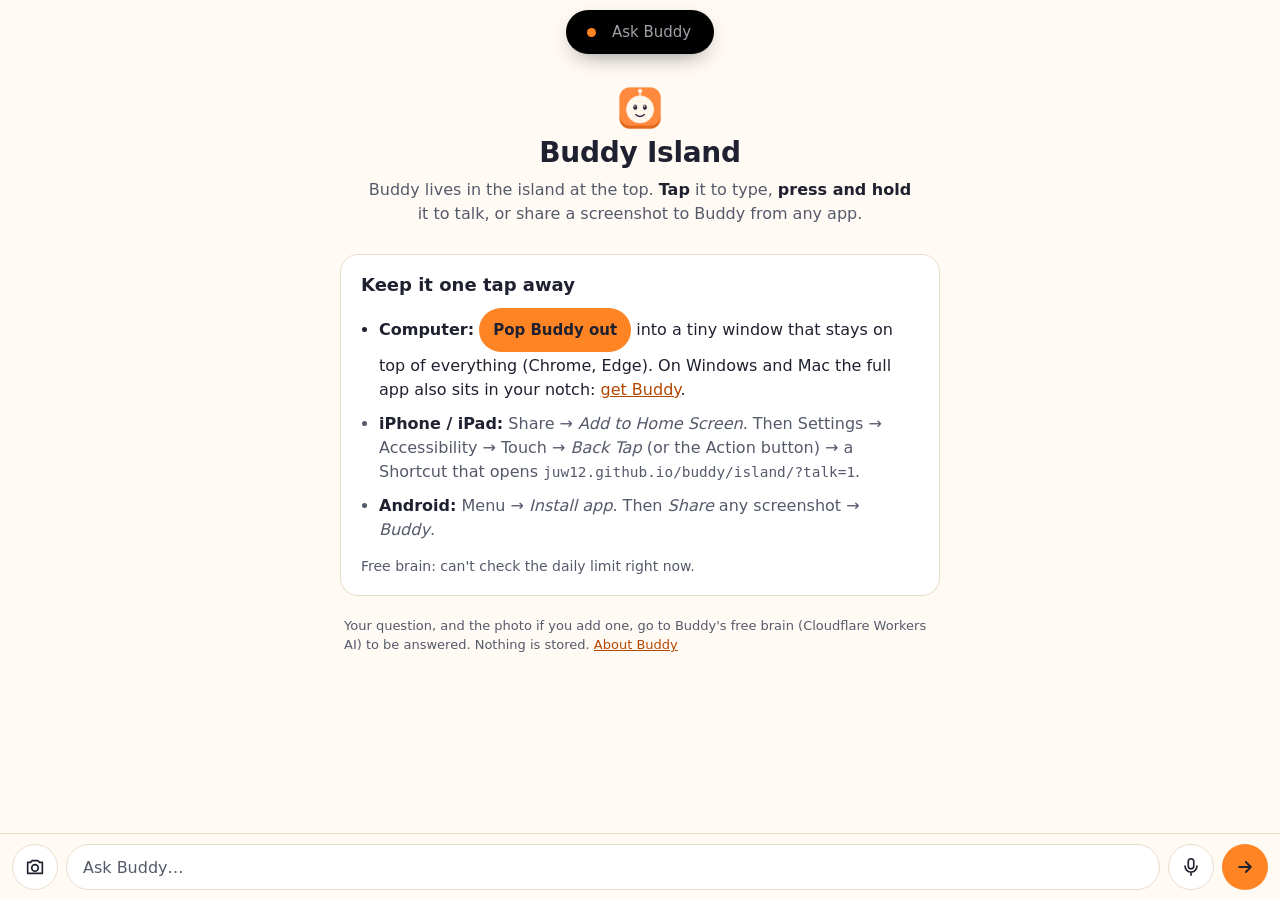
<file: docs/island/index.html>
<!doctype html>
<html lang="en">
<head>
  <meta charset="utf-8">
  <meta name="viewport" content="width=device-width, initial-scale=1, viewport-fit=cover">
  <title>Buddy Island: ask Buddy from the top of any screen</title>
  <meta name="description" content="Buddy in your phone's Dynamic Island, notch or punch-hole, and in a tiny always-on-top window on any computer. Tap to type, hold to talk, share a screenshot. Free, no account.">
  <meta name="theme-color" content="#000000">
  <meta name="color-scheme" content="light dark">
  <meta name="apple-mobile-web-app-capable" content="yes">
  <meta name="mobile-web-app-capable" content="yes">
  <meta name="apple-mobile-web-app-status-bar-style" content="black-translucent">
  <meta name="apple-mobile-web-app-title" content="Buddy">
  <link rel="manifest" href="manifest.webmanifest">
  <link rel="icon" href="../assets/buddy.ico">
  <link rel="apple-touch-icon" href="icons/apple-touch-icon.png">
  <link rel="stylesheet" href="island.css">
</head>
<body>
  <!-- The island: sits in (and grows out of) the Dynamic Island, notch or punch-hole -->
  <div class="island-wrap">
    <button id="island" class="island" type="button" data-state="idle"
            aria-label="Ask Buddy. Tap to type, press and hold to talk." aria-describedby="islandHint">
      <span class="glyph" aria-hidden="true"><span class="dot"></span><span class="bars"><i></i><i></i><i></i><i></i></span><span class="spin"></span></span>
      <span id="islandLabel" class="label">Ask Buddy</span>
    </button>
    <div id="answer" class="answer" hidden>
      <p id="answerText" class="answer-text" aria-live="polite"></p>
      <figure id="answerShot" class="answer-shot" hidden>
        <img id="answerImg" alt="Your photo, with Buddy's markers on what it means">
        <div id="answerMarks" class="marks" aria-hidden="true"></div>
      </figure>
      <div class="answer-actions">
        <button id="speakAgain" class="chip" type="button">Read aloud</button>
        <button id="closeAnswer" class="chip" type="button">Done</button>
      </div>
    </div>
  </div>

  <main class="page">
    <header class="intro">
      <img class="logo" src="../assets/buddy.png" alt="" width="44" height="44">
      <h1>Buddy Island</h1>
      <p id="islandHint" class="lede">Buddy lives in the island at the top. <strong>Tap</strong> it to type, <strong>press and hold</strong> it to talk, or share a screenshot to Buddy from any app.</p>
    </header>

    <section class="setup" aria-labelledby="setupTitle">
      <h2 id="setupTitle">Keep it one tap away</h2>
      <ul id="setupList" class="setup-list">
        <li data-os="ios"><strong>iPhone / iPad:</strong> Share&nbsp;→ <em>Add to Home Screen</em>. Then Settings → Accessibility → Touch → <em>Back Tap</em> (or the Action button) → a Shortcut that opens <code id="iosUrl">juw12.github.io/buddy/island/?talk=1</code>.</li>
        <li data-os="android"><strong>Android:</strong> <button id="installBtn" class="link-btn" type="button" hidden>Install Buddy</button><span id="installHint">Menu → <em>Install app</em></span>. Then <em>Share</em> any screenshot → <em>Buddy</em>.</li>
        <li data-os="desktop"><strong>Computer:</strong> <button id="popoutBtn" class="link-btn" type="button">Pop Buddy out</button> into a tiny window that stays on top of everything (Chrome, Edge). On Windows and Mac the full app also sits in your notch: <a href="../#features">get Buddy</a>.</li>
      </ul>
      <p id="quota" class="quota">Free brain: checking how many questions are left today…</p>
    </section>

    <p class="privacy">Your question, and the photo if you add one, go to Buddy's free brain (Cloudflare Workers AI) to be answered. Nothing is stored. <a href="../">About Buddy</a></p>
  </main>

  <!-- Composer: thumb-reach bar at the bottom -->
  <form id="composer" class="composer" autocomplete="off">
    <input id="photoInput" type="file" accept="image/*" hidden>
    <button id="photoBtn" class="icon-btn" type="button" aria-label="Add a photo or screenshot">
      <svg viewBox="0 0 24 24" width="22" height="22" aria-hidden="true"><path d="M4 7h3l2-2h6l2 2h3v12H4z" fill="none" stroke="currentColor" stroke-width="1.8" stroke-linejoin="round"/><circle cx="12" cy="13" r="3.6" fill="none" stroke="currentColor" stroke-width="1.8"/></svg>
    </button>
    <div class="field">
      <img id="photoThumb" class="thumb" alt="Photo you added" hidden>
      <label for="question" class="sr-only">Your question</label>
      <input id="question" name="question" type="text" enterkeyhint="send" placeholder="Ask Buddy…" maxlength="2000">
      <button id="removePhoto" class="remove-photo" type="button" aria-label="Remove the photo" hidden>×</button>
    </div>
    <button id="micBtn" class="icon-btn" type="button" aria-label="Hold to talk">
      <svg viewBox="0 0 24 24" width="22" height="22" aria-hidden="true"><rect x="9" y="3" width="6" height="11" rx="3" fill="none" stroke="currentColor" stroke-width="1.8"/><path d="M5.5 11a6.5 6.5 0 0 0 13 0M12 17.5V21" fill="none" stroke="currentColor" stroke-width="1.8" stroke-linecap="round"/></svg>
    </button>
    <button id="sendBtn" class="send-btn" type="submit" aria-label="Send">
      <svg viewBox="0 0 24 24" width="20" height="20" aria-hidden="true"><path d="M5 12h13M13 6l6 6-6 6" fill="none" stroke="currentColor" stroke-width="2.2" stroke-linecap="round" stroke-linejoin="round"/></svg>
    </button>
  </form>

  <script src="island.js"></script>
</body>
</html>
</file>
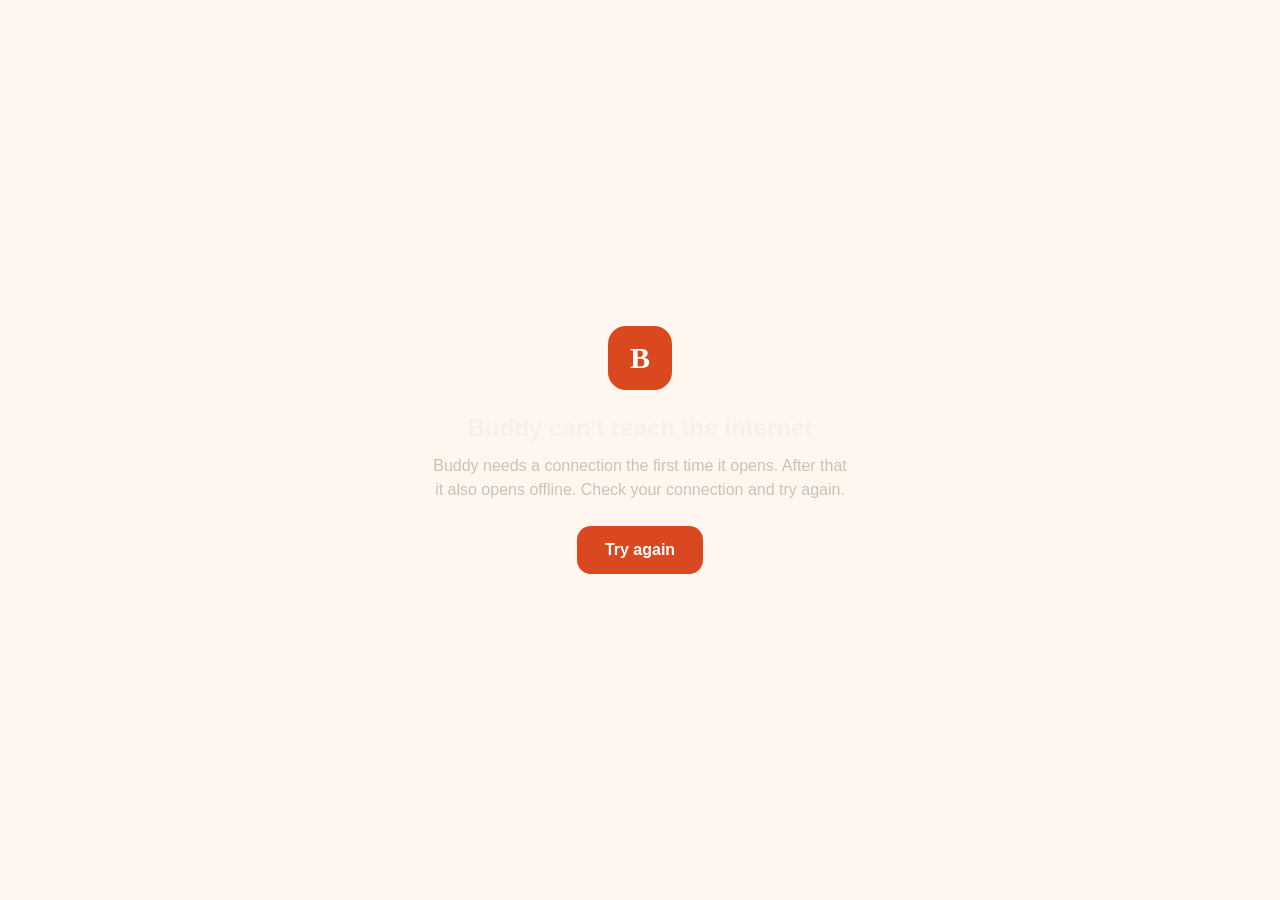
<file: android/assets/offline.html>
<!doctype html>
<html lang="en">
<head>
  <meta charset="utf-8">
  <meta name="viewport" content="width=device-width, initial-scale=1, viewport-fit=cover">
  <title>Buddy</title>
  <style>
    :root { color-scheme: light dark; }
    body { margin: 0; min-height: 100vh; display: grid; place-items: center; font: 16px/1.5 -apple-system, BlinkMacSystemFont, "Segoe UI", Roboto, sans-serif; background: #fff7ef; color: #f4f1ea; }
    main { max-width: 420px; padding: 32px; text-align: center; }
    .mark { width: 64px; height: 64px; margin: 0 auto 20px; border-radius: 18px; background: #d9481f; color: #ffffff; display: grid; place-items: center; font: 700 30px/1 Georgia, serif; }
    h1 { font-size: 24px; margin: 0 0 8px; }
    p { color: #c9c3b6; margin: 0 0 24px; }
    a { display: inline-block; padding: 12px 28px; border-radius: 14px; background: #d9481f; color: #ffffff; font-weight: 700; text-decoration: none; }
  </style>
</head>
<body>
  <main>
    <div class="mark" aria-hidden="true">B</div>
    <h1>Buddy can't reach the internet</h1>
    <p>Buddy needs a connection the first time it opens. After that it also opens offline. Check your connection and try again.</p>
    <a href="https://juw12.github.io/buddy/">Try again</a>
  </main>
</body>
</html>
</file>
<file: docs/styles.css>
/* Buddy site: warm cream paper, ink, and Buddy's own orange (#ff8424, same as the app) */
:root {
  --orange: #ff8424;
  --orange-soft: #ff8a3d;
  --orange-pale: #ffe3cc;
  --orange-ink: #a64200;   /* orange text on cream/white/pale: 5.0:1+ (AA even on --orange-pale) */
  --ink: #1f2130;
  --ink-2: #2b2e40;
  --muted: #6b6f80;
  --cream: #fff7ef;
  --paper: #fffaf4;
  --line: #eadccb;
  --green: #2fb36d;
  --red: #e5484d;
  --radius: 18px;
  --shadow: 0 1px 0 rgba(31, 33, 48, .06), 0 12px 32px -12px rgba(31, 33, 48, .25);
  --display: "Bricolage Grotesque", "Segoe UI Variable Display", "Segoe UI", system-ui, sans-serif;
  --body: "Inter", "Segoe UI Variable Text", "Segoe UI", system-ui, sans-serif;
}

* { box-sizing: border-box; }
html { scroll-behavior: smooth; }
body {
  margin: 0;
  font-family: var(--body);
  color: var(--ink);
  background-color: var(--paper);
  background-image: radial-gradient(#e7d7c3 1px, transparent 1.2px);
  background-size: 22px 22px;
  line-height: 1.55;
  -webkit-font-smoothing: antialiased;
}
img { max-width: 100%; display: block; }
a { color: inherit; }
kbd {
  display: inline-block;
  font: 600 .78em/1 var(--body);
  padding: .38em .55em .32em;
  margin: 0 .12em;
  border-radius: 7px;
  background: #fff;
  border: 1px solid #d9cbb8;
  box-shadow: 0 2px 0 #d9cbb8;
  color: var(--ink);
  vertical-align: .08em;
}
code { font-family: "Cascadia Code", Consolas, monospace; font-size: .9em; }
main { overflow-x: clip; }
section { padding: 96px 24px; }
.section-head { max-width: 760px; margin: 0 auto 48px; text-align: center; }
.section-head p { color: var(--muted); font-size: 1.08rem; margin: 0 auto; max-width: 620px; }
.kicker {
  font: 600 .8rem/1 var(--body);
  letter-spacing: .08em;
  text-transform: uppercase;
  color: var(--orange-ink) !important;
  margin: 0 0 14px !important;
}
h1, h2, h3 { font-family: var(--display); letter-spacing: -.02em; margin: 0; }
h2 { font-size: clamp(2rem, 4vw, 3.1rem); line-height: 1.05; margin-bottom: 16px; }
h3 { font-size: 1.2rem; line-height: 1.2; }

/* ---------- buttons ---------- */
.btn {
  display: inline-flex; align-items: center; gap: 10px;
  text-decoration: none; font-weight: 600; border-radius: 999px;
  transition: transform .15s ease, box-shadow .15s ease, background .15s;
  cursor: pointer; border: 0;
}
.btn:active { transform: translateY(1px) scale(.98); }
.btn-sm { padding: 9px 18px; font-size: .92rem; }
.btn-lg { padding: 16px 28px; font-size: 1.05rem; }
.btn-primary {
  color: var(--ink);
  background: linear-gradient(180deg, #ff9a45 0%, var(--orange) 55%, #f2700e 100%);
  box-shadow: inset 0 1px 0 rgba(255, 255, 255, .45), 0 2px 0 #c95a0a, 0 10px 24px -8px rgba(255, 132, 36, .7);
}
.btn-primary:hover { transform: translateY(-2px); box-shadow: inset 0 1px 0 rgba(255,255,255,.45), 0 4px 0 #c95a0a, 0 16px 30px -10px rgba(255,132,36,.8); }
.btn-ghost { background: #fff; color: var(--ink); box-shadow: inset 0 0 0 1.5px var(--line), 0 2px 0 var(--line); }
.btn-ghost:hover { transform: translateY(-2px); }
.btn-light { background: #fff; color: var(--ink); box-shadow: 0 3px 0 rgba(0,0,0,.18), 0 14px 30px -10px rgba(0,0,0,.4); }
.btn-light:hover { transform: translateY(-2px); }

/* ---------- nav ---------- */
.nav {
  position: sticky; top: 0; z-index: 50;
  display: flex; align-items: center; gap: 22px;
  padding: 12px 28px;
  background: rgba(255, 250, 244, .82);
  backdrop-filter: blur(12px);
  border-bottom: 1px solid rgba(234, 220, 203, .7);
}
.brand { display: flex; align-items: center; gap: 10px; text-decoration: none; font: 800 1.35rem/1 var(--display); }
.links { display: flex; gap: 22px; margin-left: auto; }
.links a { text-decoration: none; color: var(--muted); font-weight: 500; font-size: .95rem; }
.links a:hover { color: var(--ink); }
.follow-toggle {
  display: inline-flex; align-items: center; gap: 6px;
  font: 600 .8rem var(--body); color: var(--ink);
  background: var(--cream); border: 1.5px solid var(--line); border-radius: 999px;
  padding: 6px 12px; cursor: pointer;
}
.follow-toggle svg polygon { fill: var(--orange); stroke: var(--ink); stroke-width: 2; }
.follow-toggle[aria-pressed="false"] { opacity: .55; }
.follow-toggle[aria-pressed="false"] svg polygon { fill: #ccc; }

/* ---------- hero ---------- */
.hero { position: relative; text-align: center; padding: 88px 24px 40px; max-width: 1100px; margin: 0 auto; }
.eyebrow {
  display: inline-flex; align-items: center; gap: 8px;
  background: #fff; border: 1.5px solid var(--line); border-radius: 999px;
  padding: 6px 14px; font-weight: 600; font-size: .88rem; margin: 0 0 26px;
}
.eyebrow .dot { width: 8px; height: 8px; border-radius: 50%; background: var(--orange); box-shadow: 0 0 0 4px var(--orange-pale); animation: blink 2s infinite; }
@keyframes blink { 50% { box-shadow: 0 0 0 7px rgba(255, 132, 36, .12); } }
.hero h1 { font-size: clamp(2.6rem, 7vw, 5.6rem); line-height: .98; font-weight: 800; }
.hl-point, .hl-do { position: relative; white-space: nowrap; }
.hl-point { color: var(--muted); text-decoration: line-through; text-decoration-color: var(--orange); text-decoration-thickness: .08em; }
.hl-do { color: var(--orange-ink); }
.hl-do::after {
  content: ""; position: absolute; left: 0; right: 0; bottom: -.06em; height: .16em;
  background: url("data:image/svg+xml,%3Csvg xmlns='http://www.w3.org/2000/svg' viewBox='0 0 200 12' preserveAspectRatio='none'%3E%3Cpath d='M2 8 Q 50 2 100 7 T 198 5' fill='none' stroke='%231f2130' stroke-width='3.5' stroke-linecap='round'/%3E%3C/svg%3E") no-repeat center/100% 100%;
}
.lede { max-width: 680px; margin: 28px auto 34px; font-size: 1.18rem; color: #3d4052; }
.cta-row { display: flex; gap: 14px; justify-content: center; flex-wrap: wrap; }
.fineprint { color: var(--muted); font-size: .86rem; margin: 16px 0 0; }
.fineprint.light, .fineprint.light a { color: var(--ink); }
.proof { list-style: none; padding: 0; margin: 56px auto 0; display: flex; justify-content: center; gap: 14px; flex-wrap: wrap; }
.proof li {
  display: flex; align-items: center; gap: 12px; text-align: left;
  background: #fff; border: 1.5px solid var(--line); border-radius: 16px; padding: 12px 18px;
  box-shadow: 0 2px 0 var(--line);
}
.proof b { font: 800 1.9rem/1 var(--display); color: var(--orange-ink); }
.proof span { font-size: .84rem; color: var(--muted); line-height: 1.3; }
.stickers .sticker {
  position: absolute; font: 700 .85rem var(--display);
  background: #fff; border: 2px solid var(--ink); border-radius: 10px;
  padding: 6px 12px; box-shadow: 3px 3px 0 var(--ink);
  animation: bob 5s ease-in-out infinite;
}
.sticker.s1 { left: 2%; top: 120px; transform: rotate(-8deg); background: var(--orange-pale); }
.sticker.s2 { right: 0; top: 90px; transform: rotate(6deg); animation-delay: -1.5s; }
.sticker.s3 { right: 6%; top: 330px; transform: rotate(-4deg); background: #dff5e8; animation-delay: -3s; }
@keyframes bob { 50% { translate: 0 -8px; } }

/* ---------- demo ---------- */
.demo-section { padding-top: 56px; }
.demo {
  max-width: 1240px; margin: 0 auto;
  display: grid; grid-template-columns: minmax(0, 1fr) 320px; grid-template-rows: auto auto; gap: 0 20px;
}
.stage-wrap {
  grid-column: 1; grid-row: 1;
  position: relative; border-radius: 16px 16px 0 0; overflow: hidden;
  border: 2px solid var(--ink); border-bottom: 0;
  background: #1b1d2a;
}
.stage {
  position: absolute; left: 0; top: 0;
  width: 800px; height: 500px; transform-origin: 0 0;
  overflow: hidden; font-family: "Segoe UI", system-ui, sans-serif; font-size: 12px; color: #1b1b1b;
  user-select: none;
}
.wallpaper {
  position: absolute; inset: 0;
  background:
    radial-gradient(60% 80% at 75% 35%, rgba(255, 160, 90, .85), transparent 60%),
    radial-gradient(50% 70% at 30% 70%, rgba(120, 140, 255, .75), transparent 65%),
    radial-gradient(80% 90% at 50% 50%, #f6c7a6, #8d93d6);
}
.desk-icons { position: absolute; left: 14px; top: 14px; display: grid; gap: 14px; }
.desk-icon { width: 70px; display: grid; justify-items: center; gap: 4px; color: #fff; font-size: 11px; text-shadow: 0 1px 2px rgba(0,0,0,.6); text-align: center; }
.desk-icon img, .di { width: 34px; height: 34px; border-radius: 8px; }
.di { display: grid; place-items: center; font-size: 20px; }
.di-bin { background: rgba(255,255,255,.25); }
.di-xls { background: #1d6f42; color: #fff; font: 700 17px "Segoe UI"; }

.win {
  position: absolute; background: #fff; border-radius: 9px; overflow: hidden;
  box-shadow: 0 0 0 1px rgba(0,0,0,.12), 0 18px 40px -10px rgba(0,0,0,.45);
  transition: opacity .25s, transform .25s;
}
.win.hidden { opacity: 0; transform: scale(.92) translateY(10px); pointer-events: none; }
.titlebar { display: flex; align-items: center; gap: 8px; height: 32px; padding-left: 10px; background: #f3f3f3; font-size: 12px; }
.ttext { flex: 1; white-space: nowrap; overflow: hidden; text-overflow: ellipsis; }
.ticon { width: 14px; height: 14px; border-radius: 3px; }
.np-icon { background: linear-gradient(#5aa0ff, #2a66d9); }
.calc-icon { background: linear-gradient(#999, #555); }
.tctl { width: 42px; height: 32px; display: grid; place-items: center; font-size: 11px; color: #333; }
.tclose.hot { background: #c42b1c; color: #fff; }
.notepad { left: 120px; top: 44px; width: 470px; height: 330px; z-index: 2; }
.menubar { display: flex; gap: 2px; padding: 2px 6px; background: #fafafa; border-bottom: 1px solid #e5e5e5; }
.menubar span { padding: 4px 9px; border-radius: 4px; }
.menubar span.open { background: #e6e6e6; }
.menu {
  position: absolute; left: 6px; top: 60px; width: 210px; z-index: 3;
  background: #fff; border-radius: 8px; padding: 4px;
  box-shadow: 0 0 0 1px rgba(0,0,0,.1), 0 10px 24px -6px rgba(0,0,0,.35);
  opacity: 0; transform: translateY(-6px); pointer-events: none; transition: .18s;
}
.menu.open { opacity: 1; transform: none; }
.menu div { display: flex; justify-content: space-between; padding: 6px 10px; border-radius: 4px; }
.menu div.hot { background: #e8f0fe; outline: 2px solid var(--orange); outline-offset: -2px; }
.menu kbd { all: unset; color: var(--muted); font-size: 12px; }
.menu hr { border: 0; border-top: 1px solid #eee; margin: 4px 0; }
.doc {
  height: 250px; padding: 10px 14px; font: 13px/1.55 Consolas, "Cascadia Mono", monospace;
  white-space: pre-wrap; color: #111; overflow: hidden;
}
.doc mark { background: #0063b1; color: #fff; }
.doc .caret { display: inline-block; width: 1px; height: 15px; background: #111; vertical-align: -3px; animation: caret 1s steps(1) infinite; }
@keyframes caret { 50% { opacity: 0; } }
.statusbar { display: flex; gap: 22px; padding: 4px 12px; border-top: 1px solid #e5e5e5; color: #555; font-size: 11px; background: #fafafa; }

.dialog { left: 230px; top: 150px; width: 330px; z-index: 6; }
.dlg-body { padding: 16px 18px 10px; font-size: 13px; color: #1a3e8c; }
.dlg-btns { display: flex; gap: 8px; justify-content: flex-end; padding: 12px; background: #f3f3f3; }
.win-btn { font: 12px "Segoe UI"; padding: 5px 14px; border-radius: 4px; border: 1px solid #ccc; background: #fff; cursor: pointer; }
.win-btn.primary { background: #0067c0; border-color: #0067c0; color: #fff; }
.win-btn.pressed { transform: scale(.94); filter: brightness(.9); }

/* The stage is drawn at 800px and scaled down to fit, so on a phone the
   mock dialog buttons render ~11px tall. Grow their hit area (not their look)
   to at least 24 rendered px; --inv-scale is set by fitStage() in app.js. */
.win-btn, .cbtn { position: relative; }
.win-btn::after, .cbtn::after {
  content: ""; position: absolute;
  left: calc(min(0px, (100% - 24px * var(--inv-scale, 1)) / 2));
  right: calc(min(0px, (100% - 24px * var(--inv-scale, 1)) / 2));
  top: calc(min(0px, (100% - 24px * var(--inv-scale, 1)) / 2));
  bottom: calc(min(0px, (100% - 24px * var(--inv-scale, 1)) / 2));
}

.calc { left: 612px; top: 60px; width: 172px; z-index: 4; background: #f3f3f3; }
.calc-screen { text-align: right; font: 600 30px "Segoe UI"; padding: 8px 12px 4px; }
.calc-keys { display: grid; grid-template-columns: repeat(4, 1fr); gap: 3px; padding: 6px; }
.calc-keys span { background: #fff; border-radius: 4px; text-align: center; padding: 6px 0; font-size: 12px; }
.calc-keys .eq { background: #0067c0; color: #fff; }

.confirm {
  position: absolute; z-index: 9; width: 260px;
  background: var(--cream); border: 2px solid var(--orange-soft); border-radius: 10px;
  padding: 12px 14px; box-shadow: 0 16px 36px -10px rgba(0,0,0,.45);
  font-family: "Segoe UI", system-ui, sans-serif; font-size: 13px; color: var(--ink);
  opacity: 0; transform: scale(.9); pointer-events: none; transition: .2s;
}
.confirm.show { opacity: 1; transform: none; pointer-events: auto; }
.confirm-title { display: flex; align-items: center; gap: 6px; font-weight: 700; font-size: 12px; color: var(--orange-ink); }
.confirm-title img { width: 18px; height: 18px; }
.confirm p { margin: 6px 0 10px; }
.confirm-btns { display: flex; gap: 8px; }
.cbtn {
  font: 600 12px "Segoe UI"; padding: 6px 14px; border-radius: 6px; border: 1px solid #dacbb8; background: #fff; cursor: pointer;
}
.cbtn.yes { background: var(--orange-soft); border-color: var(--orange-soft); color: var(--ink); }
.confirm.show .cbtn { animation: nudge 1.6s ease-in-out infinite; }
.confirm.show .cbtn + .cbtn { animation-delay: .2s; }
@keyframes nudge { 50% { box-shadow: 0 0 0 4px rgba(255, 138, 61, .18); } }

.toast {
  position: absolute; left: 50%; bottom: 58px; z-index: 10;
  background: var(--ink); color: #fff; border-radius: 8px; padding: 8px 14px; font-size: 12px;
  transform: translate(-50%, 10px); opacity: 0; transition: .25s; white-space: nowrap;
}
.toast.show { opacity: 1; transform: translate(-50%, 0); }

.taskbar {
  position: absolute; left: 0; right: 0; bottom: 0; height: 44px; z-index: 8;
  background: rgba(240, 236, 244, .85); backdrop-filter: blur(10px);
  border-top: 1px solid rgba(255,255,255,.6);
  display: flex; align-items: center; justify-content: center;
}
.tb-icons { display: flex; gap: 6px; }
.tb { position: relative; width: 34px; height: 34px; border-radius: 6px; display: grid; place-items: center; font-size: 18px; color: #333; }
.tb::after { content: ""; position: absolute; bottom: 1px; left: 50%; width: 0; height: 3px; border-radius: 2px; background: #0067c0; transform: translateX(-50%); transition: width .2s; }
.tb.on::after { width: 8px; }
.tb.hot { background: rgba(255,255,255,.8); }
.tb-start { grid-template-columns: 9px 9px; gap: 2px; place-content: center; }
.tb-start i { width: 9px; height: 9px; background: #0078d4; border-radius: 1px; }
.tb-edge { background: radial-gradient(circle at 35% 40%, #4fe0b0, #0c8ad8 60%, #1253a3); border-radius: 50%; width: 22px; height: 22px; margin: 6px; }
.tb-np::before { content: ""; width: 20px; height: 22px; border-radius: 3px; background: linear-gradient(#5aa0ff, #2a66d9); }
.tb-calc::before { content: ""; width: 18px; height: 22px; border-radius: 3px; background: linear-gradient(#999, #555); }
.tb-buddy img { width: 22px; height: 22px; }
.tb-clock { position: absolute; right: 12px; display: grid; text-align: right; font-size: 10.5px; line-height: 1.3; color: #222; }

.sys-cursor { position: absolute; left: 0; top: 0; z-index: 20; transition: transform .6s cubic-bezier(.5,0,.2,1); filter: drop-shadow(0 1px 1px rgba(0,0,0,.3)); }

/* Buddy inside the demo (same shapes as the app: orange arrow, ink bubble with orange border) */
.sbuddy { position: absolute; left: 0; top: 0; z-index: 30; pointer-events: none; will-change: transform; }
.arrow polygon { fill: var(--orange); stroke: var(--ink); stroke-width: 2; stroke-linejoin: round; }
.sbuddy .arrow { position: absolute; left: -3px; top: -3px; transition: opacity .15s, transform .15s; filter: drop-shadow(0 2px 3px rgba(0,0,0,.25)); }
.sbuddy .wave, .sbuddy .spin { position: absolute; left: -7px; top: -5px; width: 34px; height: 30px; opacity: 0; transition: opacity .15s; }
.sbuddy .wave { background: var(--ink); border: 2px solid var(--orange); border-radius: 50%; display: flex; align-items: center; justify-content: center; gap: 2px; }
.sbuddy .wave i { width: 3px; height: 6px; border-radius: 2px; background: var(--orange); animation: bars .5s ease-in-out infinite alternate; }
.sbuddy .wave i:nth-child(2) { animation-delay: -.12s; }
.sbuddy .wave i:nth-child(3) { animation-delay: -.3s; }
.sbuddy .wave i:nth-child(4) { animation-delay: -.2s; }
.sbuddy .wave i:nth-child(5) { animation-delay: -.4s; }
@keyframes bars { to { height: 18px; } }
.sbuddy .spin { width: 28px; height: 28px; left: -4px; top: -2px; border-radius: 50%; background: var(--ink); }
.sbuddy .spin::after { content: ""; position: absolute; inset: 5px; border-radius: 50%; border: 3px solid var(--orange); border-right-color: transparent; animation: spin .8s linear infinite; }
@keyframes spin { to { transform: rotate(360deg); } }
.sbuddy.listen .arrow, .sbuddy.think .arrow { opacity: 0; transform: scale(.6); }
.sbuddy.listen .wave { opacity: 1; }
.sbuddy.think .spin { opacity: 1; }
.sbuddy .pulse { position: absolute; left: -18px; top: -18px; width: 36px; height: 36px; border-radius: 50%; border: 2px solid var(--orange); opacity: 0; }
.sbuddy .pulse.go { animation: ping .9s ease-out 2; }
@keyframes ping { 0% { transform: scale(.4); opacity: 1; } 100% { transform: scale(1.6); opacity: 0; } }
.bubble {
  position: absolute; left: 28px; top: 24px; width: max-content; max-width: 260px;
  background: var(--ink); color: #fff; border: 2px solid var(--orange); border-radius: 8px;
  padding: 7px 11px; font: 13px/1.4 "Segoe UI", system-ui, sans-serif;
  opacity: 0; transform: translateY(4px); transition: opacity .15s, transform .15s;
}
.bubble.show { opacity: 1; transform: none; }
.sbuddy.flip .bubble { left: auto; right: 4px; }
.sbuddy.up .bubble { top: auto; bottom: 8px; }
.click-ripple { position: absolute; z-index: 29; width: 30px; height: 30px; margin: -15px 0 0 -15px; border-radius: 50%; background: rgba(255,132,36,.45); pointer-events: none; animation: ripple .5s ease-out forwards; }
@keyframes ripple { from { transform: scale(.2); } to { transform: scale(1.8); opacity: 0; } }

.hotbar {
  grid-column: 1; grid-row: 2;
  display: flex; align-items: center; gap: 16px;
  background: var(--ink); color: #fff; border-radius: 0 0 16px 16px; padding: 12px 16px;
  border: 2px solid var(--ink);
}
.hotbar kbd { background: var(--ink-2); color: #cfd1dc; border-color: #44485e; box-shadow: 0 3px 0 #44485e; transition: .12s; }
.hotbar .keys.down kbd { background: var(--orange); color: var(--ink); border-color: #c95a0a; box-shadow: 0 0 0 #c95a0a; transform: translateY(3px); }
.said { flex: 1; display: flex; gap: 10px; align-items: center; min-width: 0; }
.you { font-size: .7rem; text-transform: uppercase; letter-spacing: .08em; color: var(--orange-ink); font-weight: 700; }
.said-text { white-space: nowrap; overflow: hidden; text-overflow: ellipsis; color: #e9e9f0; font-size: .95rem; }
.said-text.idle { color: #8d90a3; }
.status { display: flex; align-items: center; gap: 8px; font-size: .8rem; color: #b8bbcb; white-space: nowrap; }
.led { width: 8px; height: 8px; border-radius: 50%; background: #5a5e75; }
.status[data-mode="listening"] .led { background: var(--red); box-shadow: 0 0 0 3px rgba(229,72,77,.3); }
.status[data-mode="thinking"] .led { background: #f5c242; }
.status[data-mode="pointing"] .led, .status[data-mode="acting"] .led { background: var(--orange); }
.status[data-mode="done"] .led { background: var(--green); }

.panel {
  grid-column: 2; grid-row: 1 / span 2;
  background: #fff; border: 2px solid var(--ink); border-radius: 16px; padding: 18px;
  box-shadow: 5px 5px 0 var(--ink);
  display: flex; flex-direction: column; min-height: 0;
}
.panel h3 { font-size: 1rem; margin: 0 0 10px; }
.chips { display: flex; flex-wrap: wrap; gap: 8px; }
.chip {
  font: 500 .86rem var(--body); text-align: left;
  padding: 8px 12px; border-radius: 10px; cursor: pointer;
  background: var(--cream); border: 1.5px solid var(--line); color: var(--ink);
  transition: .12s;
}
.chip:hover { border-color: var(--orange); background: #fff; transform: translateY(-1px); }
.chip.running { background: var(--orange); border-color: var(--orange); color: var(--ink); }
.followups { display: flex; gap: 8px; flex-wrap: wrap; margin-top: 10px; }
.followups:empty { display: none; }
.followups .chip { background: #fff4e9; border-color: var(--orange); animation: nudge 1.4s infinite; }
.ask { display: flex; margin: 12px 0 18px; border: 1.5px solid var(--line); border-radius: 10px; overflow: hidden; }
.ask input { flex: 1; border: 0; padding: 10px 12px; font: .9rem var(--body); outline: none; min-width: 0; background: transparent; }
.ask button { border: 0; background: var(--ink); color: #fff; padding: 0 14px; cursor: pointer; font-size: 1rem; }
.ask:focus-within { border-color: var(--orange); }
.log-h small { display: block; font: 400 .75rem var(--body); color: var(--muted); margin-top: 2px; }
.log {
  list-style: none; margin: 0; padding: 10px; flex: 1; min-height: 150px; max-height: 240px; overflow: auto;
  background: #1b1d2a; border-radius: 10px; font: 11.5px/1.5 "Cascadia Code", Consolas, monospace; color: #d6d8e4;
}
.log li { display: flex; gap: 8px; animation: slidein .25s ease; }
.log li.empty { color: #9a9daf; }
.log .t { color: #9a9daf; }
.log .v { min-width: 44px; font-weight: 700; color: var(--orange-ink); }
.log .v.k-ask { color: #f5c242; }
.log .v.k-no { color: #ff8080; }
.log .v.k-ok { color: #61d394; }
@keyframes slidein { from { opacity: 0; transform: translateX(-6px); } }

/* ---------- marquee ---------- */
.marquee { padding: 22px 0; background: var(--orange); border-block: 2px solid var(--ink); overflow: hidden; transform: rotate(-1.2deg); margin: 30px -10px; }
.marquee-track { display: flex; gap: 36px; width: max-content; animation: scroll 50s linear infinite; }
.marquee-track span { font: 700 1.35rem var(--display); color: var(--ink); white-space: nowrap; }
.marquee-track span::after { content: "✦"; margin-left: 36px; color: #fff; }
@keyframes scroll { to { transform: translateX(-50%); } }

/* ---------- how ---------- */
.steps { list-style: none; margin: 0 auto; padding: 0; max-width: 1180px; display: grid; grid-template-columns: repeat(4, 1fr); gap: 18px; }
.steps li { position: relative; background: #fff; border: 1.5px solid var(--line); border-radius: var(--radius); padding: 24px 22px; box-shadow: var(--shadow); }
.step-n { position: absolute; top: -14px; left: 20px; width: 30px; height: 30px; display: grid; place-items: center; border-radius: 50%; background: var(--ink); color: #fff; font: 700 .9rem var(--display); }
.step-art { height: 80px; display: flex; align-items: center; justify-content: center; gap: 4px; margin: 6px 0 14px; background: var(--cream); border-radius: 12px; position: relative; overflow: hidden; }
.step-art kbd.wide { padding-inline: 1.6em; }
.steps p { color: var(--muted); font-size: .94rem; margin: 8px 0 0; }
.scan { width: 90px; height: 54px; border: 2px solid var(--ink); border-radius: 6px; background: #fff; position: relative; overflow: hidden; }
.scan i { position: absolute; left: 0; right: 0; height: 2px; background: var(--orange); box-shadow: 0 0 12px 3px rgba(255,132,36,.6); animation: scanline 2s ease-in-out infinite alternate; }
@keyframes scanline { from { top: 4px; } to { top: 46px; } }
.art-arrow { animation: hop 1.6s ease-in-out infinite; margin-top: 18px; }
.art-arrow polygon { fill: var(--orange); stroke: var(--ink); stroke-width: 2; stroke-linejoin: round; }
@keyframes hop { 50% { transform: translate(-4px, -4px); } }
.art-btn { order: -1; font: 600 .85rem "Segoe UI"; background: #fff; border: 2px solid var(--orange); border-radius: 6px; padding: 6px 14px; }
.mini-confirm { background: var(--orange-soft); color: var(--ink); font: 600 .85rem "Segoe UI"; padding: 7px 16px; border-radius: 6px; box-shadow: 0 0 0 6px rgba(255,138,61,.2); }

/* ---------- features ---------- */
.bento { max-width: 1180px; margin: 0 auto; display: grid; grid-template-columns: repeat(4, 1fr); gap: 18px; }
.card {
  position: relative; background: #fff; border: 1.5px solid var(--line); border-radius: var(--radius);
  padding: 26px 24px; box-shadow: var(--shadow); overflow: hidden;
  transition: transform .2s ease, box-shadow .2s;
}
.card:hover { transform: translateY(-4px) rotate(-.3deg); }
.card p { color: var(--muted); font-size: .94rem; margin: 10px 0 0; }
.tag { display: inline-block; font: 700 .7rem var(--body); letter-spacing: .1em; text-transform: uppercase; color: var(--orange-ink); background: var(--orange-pale); border-radius: 999px; padding: 4px 10px; margin-bottom: 14px; }
.c-wide { grid-column: span 2; }
.c-full { grid-column: 1 / -1; }
.c-full p { max-width: 72ch; }
.c-dark { background: var(--ink); border-color: var(--ink); color: #fff; }
.c-dark p { color: #b9bccb; }
.c-dark .tag { background: rgba(255,132,36,.18); }
/* bright brand orange reads fine on ink (6.5:1); the darker --orange-ink is for light surfaces only */
.c-dark .tag, .c-dark .mini-link, .said .you { color: var(--orange); }
.c-dark h3 { font-size: 1.8rem; }
.verbs { display: flex; flex-wrap: wrap; gap: 8px; margin-top: 18px; }
.verbs span { font: 600 .85rem "Cascadia Code", Consolas, monospace; padding: 6px 10px; border-radius: 8px; background: var(--ink-2); border: 1px solid #44485e; color: var(--orange); }
.c-orange { background: linear-gradient(160deg, #ff9a45, var(--orange)); border-color: #f2700e; color: var(--ink); }
.c-orange p { color: var(--ink); }
.c-orange .tag { background: rgba(255,255,255,.35); color: var(--ink); }
.mini-link { display: inline-block; margin-top: 12px; font-weight: 600; font-size: .9rem; text-decoration: none; color: var(--orange-ink); }
.c-orange .mini-link { color: var(--ink); }
.c-pets { grid-column: span 2; grid-row: span 2; display: flex; flex-direction: column; background: #fbf8f1; }
.c-pets .tag { align-self: flex-start; }
.c-pets img { display: block; width: 100%; flex: 1 1 auto; min-height: 180px; max-height: 340px; object-fit: contain; margin-top: 16px; border-radius: 12px; mix-blend-mode: multiply; }
.clack-pad { margin-top: 14px; width: 100%; padding: 12px; border-radius: 10px; border: 1.5px dashed var(--line); background: var(--cream); font: 500 .85rem var(--body); color: var(--muted); cursor: text; }
.clack-pad.hit { border-color: var(--orange); color: var(--orange-ink); }
.cli { display: block; margin-top: 12px; padding: 10px 12px; border-radius: 10px; background: var(--ink); color: var(--orange); font-size: .82rem; }

/* ---------- safety ---------- */
.safety { max-width: 1180px; margin: 0 auto; display: grid; grid-template-columns: 1.1fr 1fr; gap: 48px; align-items: center; }
.rules { list-style: none; padding: 0; margin: 24px 0 0; display: grid; gap: 12px; }
.rules li { position: relative; padding-left: 34px; color: #474a5c; }
.rules li::before { content: "✓"; position: absolute; left: 0; top: 1px; width: 22px; height: 22px; border-radius: 50%; display: grid; place-items: center; background: var(--orange); color: var(--ink); font-size: .75rem; font-weight: 700; }
.rules b { color: var(--ink); }
.safety-art { position: relative; min-height: 360px; }
.confirm.static { position: relative; opacity: 1; transform: rotate(-2deg); width: 330px; pointer-events: none; margin: 0 0 0 auto; box-shadow: 6px 6px 0 var(--ink); border-color: var(--ink); font-size: 14px; }
.confirm.static small { color: var(--muted); }
.logfile {
  margin: -10px 0 0; padding: 18px 20px; border-radius: 14px; background: var(--ink); color: #d6d8e4;
  font: 12px/1.65 "Cascadia Code", Consolas, monospace; overflow-x: auto; transform: rotate(1.5deg);
  box-shadow: var(--shadow);
}
.logfile .dim { color: var(--orange); }

/* ---------- voices ---------- */
.voice-grid { max-width: 1180px; margin: 0 auto; display: grid; grid-template-columns: repeat(auto-fill, minmax(260px, 1fr)); gap: 14px; }
.voice {
  display: flex; align-items: center; gap: 14px; text-align: left;
  background: #fff; border: 1.5px solid var(--line); border-radius: 16px; padding: 14px 16px; cursor: pointer;
  font: inherit; color: inherit; transition: .15s; box-shadow: 0 2px 0 var(--line);
}
.voice:hover { border-color: var(--orange); transform: translateY(-2px); }
.voice .play { flex: none; width: 44px; height: 44px; border-radius: 50%; display: grid; place-items: center; background: var(--ink); color: #fff; }
.voice .play svg { width: 16px; height: 16px; }
.voice.playing { border-color: var(--orange); background: #fff7ef; }
.voice.playing .play { background: var(--orange); }
.voice .meta { flex: 1; min-width: 0; display: flex; flex-direction: column; overflow: hidden; }
.voice .meta > span { display: block; }
.voice .lang { font: 700 .72rem var(--body); letter-spacing: .08em; text-transform: uppercase; color: var(--orange-ink); white-space: nowrap; overflow: hidden; text-overflow: ellipsis; }
.voice .name { font: 700 1.05rem var(--display); }
.voice .line { font-size: .84rem; color: var(--muted); white-space: nowrap; overflow: hidden; text-overflow: ellipsis; max-width: 100%; }
.voice .eq { display: flex; gap: 2px; align-items: center; height: 22px; }
.voice .eq i { width: 3px; height: 4px; border-radius: 2px; background: var(--line); }
.voice.playing .eq i { background: var(--orange); animation: bars .45s ease-in-out infinite alternate; }
.voice.playing .eq i:nth-child(2n) { animation-delay: -.2s; }
.voice.playing .eq i:nth-child(3n) { animation-delay: -.35s; }

/* ---------- brains ---------- */
.brain-box { max-width: 880px; margin: 0 auto; background: #fff; border: 2px solid var(--ink); border-radius: 22px; padding: 26px; box-shadow: 6px 6px 0 var(--ink); }
.brain-tabs { display: inline-flex; background: var(--cream); border: 1.5px solid var(--line); border-radius: 999px; padding: 4px; margin-bottom: 24px; }
.brain-tabs button { border: 0; background: transparent; padding: 9px 20px; border-radius: 999px; font: 600 .92rem var(--body); cursor: pointer; color: var(--muted); }
.brain-tabs button.active { background: var(--ink); color: #fff; }
.brain-body { display: grid; grid-template-columns: 240px 1fr; gap: 30px; align-items: center; }
.race { position: relative; height: 54px; border-radius: 12px; background: repeating-linear-gradient(90deg, var(--cream) 0 18px, #fff 18px 36px); border: 1.5px solid var(--line); overflow: hidden; }
.race::after { content: "🏁"; position: absolute; right: 8px; top: 14px; }
.racer { position: absolute; left: 8px; top: 15px; }
.racer polygon { fill: var(--orange); stroke: var(--ink); stroke-width: 2; }
.racer.go { animation: race var(--race, 1.5s) cubic-bezier(.4,0,.6,1) forwards; }
@keyframes race { to { left: calc(100% - 48px); } }
.speed-label { margin-top: 12px; }
.speed-label b { display: block; font: 800 2.4rem/1 var(--display); color: var(--orange-ink); }
.speed-label span { color: var(--muted); font-size: .85rem; }
.brain-facts { margin: 0; display: grid; gap: 12px; }
.brain-facts div { display: grid; grid-template-columns: 150px 1fr; gap: 12px; padding-bottom: 12px; border-bottom: 1px dashed var(--line); }
.brain-facts div:last-child { border-bottom: 0; }
.brain-facts dt { font-weight: 600; font-size: .85rem; color: var(--muted); }
.brain-facts dd { margin: 0; font-size: .95rem; }
.brain-note { margin: 22px 0 0; padding: 12px 16px; border-radius: 12px; background: var(--cream); color: #474a5c; font-size: .9rem; }

/* ---------- compare ---------- */
.table-wrap { max-width: 920px; margin: 0 auto; overflow-x: auto; background: #fff; border: 1.5px solid var(--line); border-radius: 20px; box-shadow: var(--shadow); }
table { width: 100%; border-collapse: collapse; font-size: .95rem; }
th, td { padding: 14px 18px; text-align: left; border-bottom: 1px solid #f1e6d8; vertical-align: top; }
tbody tr:last-child td { border-bottom: 0; }
thead th { font: 700 1rem var(--display); background: var(--cream); }
th.us { display: flex; align-items: center; gap: 8px; color: var(--orange-ink); }
th.us img { width: 24px; height: 24px; }
td:first-child { font-weight: 600; width: 32%; }
td.us { background: #fff9f2; font-weight: 500; }
td.yes::before { content: "✓ "; color: var(--green); font-weight: 800; }
td.no::before { content: "✕ "; color: #b5b8c5; font-weight: 800; }
td.na { color: var(--muted); }
.footnote { text-align: center; color: var(--muted); font-size: .82rem; margin: 18px auto 0; max-width: 640px; }

/* ---------- faq ---------- */
.faq-list { max-width: 780px; margin: 0 auto; display: grid; gap: 12px; }
details { background: #fff; border: 1.5px solid var(--line); border-radius: 16px; padding: 4px 22px; transition: .15s; }
details[open] { border-color: var(--orange); box-shadow: 0 2px 0 var(--orange-pale); }
summary { cursor: pointer; list-style: none; padding: 16px 0; font: 700 1.08rem var(--display); display: flex; justify-content: space-between; gap: 12px; }
summary::-webkit-details-marker { display: none; }
summary::after { content: "+"; font: 400 1.5rem/1 var(--body); color: var(--orange-ink); transition: transform .2s; }
details[open] summary::after { transform: rotate(45deg); }
details p { margin: 0 0 18px; color: #4a4d5f; }
details code { background: var(--cream); padding: 1px 6px; border-radius: 5px; }

/* ---------- final ---------- */
.final {
  text-align: center; color: var(--ink); margin: 40px 24px 0; border-radius: 32px;
  background:
    radial-gradient(circle at 20% 20%, rgba(255,255,255,.18), transparent 40%),
    linear-gradient(160deg, #ff9a45, var(--orange) 50%, #ef6a08);
  border: 2px solid var(--ink); box-shadow: 8px 8px 0 var(--ink);
  max-width: 1180px; margin-inline: auto;
}
.final h2 { font-size: clamp(2.4rem, 6vw, 4.4rem); }
.final > p { font-size: 1.15rem; margin: 0 0 28px; color: var(--ink); }
.final-logo { margin: 0 auto 18px; animation: bob 3s ease-in-out infinite; filter: drop-shadow(0 10px 16px rgba(0,0,0,.25)); }

.footer { display: flex; align-items: center; justify-content: space-between; gap: 18px; flex-wrap: wrap; max-width: 1180px; margin: 0 auto; padding: 40px 24px 60px; color: var(--muted); font-size: .9rem; }
.footer div:first-child { display: flex; align-items: center; gap: 8px; }
.foot-links { display: flex; gap: 18px; }
.foot-links a { text-decoration: none; }
.foot-links a:hover { color: var(--orange-ink); }

/* ---------- the page buddy (follows your mouse) ---------- */
.page-buddy { position: fixed; left: 0; top: 0; z-index: 100; pointer-events: none; will-change: transform; transition: opacity .2s; }
.page-buddy .arrow { filter: drop-shadow(0 2px 3px rgba(0,0,0,.25)); }
.page-buddy.off, .page-buddy.away { opacity: 0; }
.pb-bubble {
  position: absolute; left: 26px; top: 26px; white-space: nowrap;
  background: var(--ink); color: #fff; border: 2px solid var(--orange); border-radius: 8px;
  padding: 5px 10px; font: 500 13px "Segoe UI", system-ui, sans-serif;
  opacity: 0; transform: translateY(4px) scale(.95); transition: .15s;
}
.page-buddy.talk .pb-bubble { opacity: 1; transform: none; }

/* ---------- responsive ---------- */
@media (max-width: 1100px) {
  .demo { grid-template-columns: 1fr; gap: 0; }
  .panel { grid-column: 1; grid-row: 3; margin-top: 18px; box-shadow: 4px 4px 0 var(--ink); }
  .steps { grid-template-columns: repeat(2, 1fr); }
  .bento { grid-template-columns: repeat(2, 1fr); }
  .c-pets { grid-row: auto; }
  .safety { grid-template-columns: 1fr; }
  .stickers { display: none; }
}
@media (max-width: 760px) {
  .links { display: none; }
  .follow-toggle { margin-left: auto; }
  section { padding: 64px 16px; }
  .steps, .bento { grid-template-columns: 1fr; }
  .c-wide, .c-pets { grid-column: auto; }
  .brain-body { grid-template-columns: 1fr; }
  .brain-facts div { grid-template-columns: 1fr; gap: 2px; }
  .hotbar { flex-wrap: wrap; }
  .hotbar .status { order: 3; }
  .proof li { width: 100%; }
}
@media (hover: none), (pointer: coarse) {
  .page-buddy, .follow-toggle { display: none; }
}
@media (prefers-reduced-motion: reduce) {
  *, *::before, *::after { animation-duration: .01ms !important; animation-iteration-count: 1 !important; transition-duration: .01ms !important; }
  html { scroll-behavior: auto; }
}

/* keep section tops clear of the sticky nav */
section[id] { scroll-margin-top: 76px; }


/* ---------- Look picker (recolours the page buddy) ---------- */
.page-buddy .arrow polygon, .page-buddy .arrow circle, .page-buddy .arrow path {
  fill: var(--pb-color, var(--orange)); stroke: var(--pb-stroke, var(--ink)); stroke-width: 2; stroke-linejoin: round;
}
.page-buddy .arrow .fold { fill: none; }
.page-buddy .pb-bubble { border-color: var(--pb-color, var(--orange)); }
.c-look { display: flex; flex-direction: column; }
.c-look .tag { align-self: flex-start; }
.look-picker { margin-top: auto; padding-top: 14px; display: flex; flex-direction: column; gap: 12px; }
.swatches, .icon-picks { display: flex; flex-wrap: wrap; gap: 8px; }
.swatch {
  width: 30px; height: 30px; border-radius: 50%; cursor: pointer; padding: 0;
  border: 2px solid #fff; box-shadow: 0 0 0 1.5px var(--line); transition: transform .15s, box-shadow .15s;
}
.swatch:hover { transform: scale(1.12); }
.swatch[aria-pressed="true"] { box-shadow: 0 0 0 2.5px var(--ink); }
.icon-pick {
  width: 42px; height: 42px; border-radius: 12px; cursor: pointer; display: grid; place-items: center;
  background: #fff; border: 1.5px solid var(--line); transition: border-color .15s, transform .15s;
}
.icon-pick:hover { transform: translateY(-2px); }
.icon-pick[aria-pressed="true"] { border-color: var(--ink); background: var(--orange-pale); }
.icon-pick svg * { fill: var(--pick-color, var(--orange)); stroke: var(--ink); stroke-width: 2; stroke-linejoin: round; }
.icon-pick svg .fold { fill: none; }
.c-speed { display: flex; flex-direction: column; }
.c-speed .tag { align-self: flex-start; }
.lag-bars { margin-top: auto; padding-top: 14px; display: grid; gap: 10px; }
.lag-bars div { display: grid; grid-template-columns: 120px 1fr auto; align-items: center; gap: 10px; font-size: .85rem; }
.lag-bars span { color: #b9bccb; }
.lag-bars i { height: 10px; border-radius: 99px; background: #3a3e52; position: relative; overflow: hidden; }
.lag-bars i::after { content: ""; position: absolute; inset: 0; width: var(--w); border-radius: inherit; background: var(--orange); }
.lag-bars div:first-child i::after { background: #ff6b6b; }
.lag-bars b { font-weight: 700; color: #fff; white-space: nowrap; }
.lag-note { display: block; margin-top: 10px; color: #8d90a3; font-size: .75rem; }

/* ---------- hero clip ---------- */
.hero-film {
  position: relative; max-width: 900px; margin: 36px auto 40px; text-align: left;
  background: #fff; border: 2px solid var(--ink); border-radius: 16px;
  box-shadow: 6px 6px 0 var(--ink);
}
.film-bar {
  display: flex; align-items: center; gap: 10px; padding: 8px 14px;
  border-bottom: 2px solid var(--ink); background: var(--cream);
  border-radius: 14px 14px 0 0; font: 600 .78rem var(--body); color: var(--ink);
}
.film-dots { display: flex; gap: 6px; }
.film-dots i { width: 11px; height: 11px; border-radius: 50%; border: 1.5px solid var(--ink); background: #fff; }
.film-dots i:first-child { background: var(--orange); }
.film-len { margin-left: auto; opacity: .6; font-weight: 500; }
.hero-film video { display: block; width: 100%; height: auto; aspect-ratio: 900 / 560; background: #c9c3e6; }
.hero-film figcaption {
  padding: 10px 14px 12px; border-top: 2px solid var(--ink); font-size: .85rem; color: #5b5e70;
}
.hero-film figcaption a { color: var(--ink); font-weight: 700; }
.film-tag {
  position: absolute; z-index: 2; background: #fff; border: 2px solid var(--ink); border-radius: 10px;
  padding: 5px 11px; box-shadow: 3px 3px 0 var(--ink); font: 700 .82rem var(--display); white-space: nowrap;
}
.film-tag.t1 { left: -28px; top: 64px; transform: rotate(-5deg); }
.film-tag.t2 { right: -22px; bottom: 74px; transform: rotate(4deg); background: #e9fbf2; }
@media (max-width: 720px) {
  .hero-film { margin-top: 36px; box-shadow: 4px 4px 0 var(--ink); }
  .film-tag { display: none; }
  .film-len { display: none; }
}

/* A second comparison inside one section */
.section-head.follow { margin-top: 72px; }
</file>
<file: docs/island/island.css>
/* Buddy Island (phones, tablets, any browser). Brand: Buddy orange on cream; the island itself is black so
   it merges with the Dynamic Island, notch or punch-hole camera. */
:root {
  --orange: #ff8424;
  --orange-ink: #b34700;          /* orange text on cream: 5.1:1 */
  --ink: #1f2130;
  --muted: #555a6b;               /* 7.0:1 on cream */
  --paper: #fffaf4;
  --card: #ffffff;
  --line: #eadccb;
  --island: #000000;
  --island-grey: #a1a1aa;         /* 7.8:1 on black */
  --radius: 18px;
  --safe-top: env(safe-area-inset-top, 0px);
  --safe-bottom: env(safe-area-inset-bottom, 0px);
  --font: "Inter", "Segoe UI Variable Text", "Segoe UI", system-ui, -apple-system, sans-serif;
  color-scheme: light dark;
}
@media (prefers-color-scheme: dark) {
  :root {
    --ink: #f1efe9;
    --muted: #b4b7c3;
    --paper: #14151b;
    --card: #1e2029;
    --line: #2d303b;
    --orange-ink: #ffa45c;
  }
}

*, *::before, *::after { box-sizing: border-box; }
[hidden] { display: none !important; }
html, body { margin: 0; }
body {
  min-height: 100dvh;
  background: var(--paper);
  color: var(--ink);
  font: 16px/1.5 var(--font);
  -webkit-text-size-adjust: 100%;
  overflow-x: hidden;
}
a { color: var(--orange-ink); }
code { font-size: .9em; overflow-wrap: anywhere; }
.sr-only {
  position: absolute; width: 1px; height: 1px; padding: 0; margin: -1px;
  overflow: hidden; clip: rect(0 0 0 0); white-space: nowrap; border: 0;
}

/* ------------------------------------------------------------------ the island */
.island-wrap {
  position: fixed;
  /* Phones with a Dynamic Island / notch report a top safe area: start inside it so the island grows out
     of the camera cut-out. Plain screens: float 10px from the top, like the Windows and Mac versions. */
  top: max(10px, calc(var(--safe-top) - 48px));
  left: 50%;
  transform: translateX(-50%);
  z-index: 10;
  display: flex;
  flex-direction: column;
  align-items: center;
  width: min(92vw, 440px);
  pointer-events: none;
}
.island {
  pointer-events: auto;
  display: inline-flex;
  align-items: center;
  gap: 10px;
  min-width: 148px;
  min-height: 44px;
  max-width: 100%;
  padding: 0 18px 0 14px;
  border: 0;
  border-radius: 999px;
  background: var(--island);
  color: #fff;
  font: 600 15px/1.2 var(--font);
  cursor: pointer;
  touch-action: none;                /* press-and-hold must not scroll or open the context menu */
  -webkit-user-select: none;
  user-select: none;
  -webkit-touch-callout: none;
  transition: min-width .35s cubic-bezier(.2, .9, .3, 1.2), min-height .35s cubic-bezier(.2, .9, .3, 1.2),
              border-radius .35s ease;
  box-shadow: 0 8px 24px -10px rgba(0, 0, 0, .55);
}
.island:focus-visible { outline: 3px solid var(--orange); outline-offset: 3px; }
.island .label { white-space: nowrap; overflow: hidden; text-overflow: ellipsis; }
.island[data-state="idle"] .label { color: var(--island-grey); font-weight: 500; }
.island[data-state="listening"], .island[data-state="thinking"] { min-width: 260px; }
.island[data-state="answer"] { min-width: 260px; }

.glyph { position: relative; width: 22px; height: 22px; flex: none; display: grid; place-items: center; }
.glyph > * { grid-area: 1 / 1; }
.dot { width: 9px; height: 9px; border-radius: 50%; background: var(--orange); }
.bars, .spin { display: none; }
.bars { gap: 2.5px; align-items: center; height: 18px; }
.bars i { display: block; width: 3px; height: 100%; border-radius: 2px; background: var(--orange);
          animation: bar .9s ease-in-out infinite; }
.bars i:nth-child(2) { animation-delay: -.2s; }
.bars i:nth-child(3) { animation-delay: -.45s; }
.bars i:nth-child(4) { animation-delay: -.7s; }
.spin { width: 16px; height: 16px; border-radius: 50%; border: 2.4px solid var(--orange);
        border-right-color: transparent; animation: spin .8s linear infinite; }
.island[data-state="listening"] .dot, .island[data-state="thinking"] .dot { display: none; }
.island[data-state="listening"] .bars { display: flex; }
.island[data-state="thinking"] .spin { display: block; }
@keyframes bar { 0%, 100% { transform: scaleY(.35); } 50% { transform: scaleY(1); } }
@keyframes spin { to { transform: rotate(360deg); } }

/* The answer drops out of the island like a Live Activity */
.answer {
  pointer-events: auto;
  width: 100%;
  margin-top: 8px;
  padding: 16px 18px 12px;
  border-radius: 28px;
  background: var(--island);
  color: #fff;
  box-shadow: 0 18px 40px -16px rgba(0, 0, 0, .6);
  animation: drop .35s cubic-bezier(.2, .9, .3, 1.15);
  max-height: calc(100dvh - 160px);
  overflow-y: auto;
}
@keyframes drop { from { transform: translateY(-14px) scale(.96); opacity: 0; } to { transform: none; opacity: 1; } }
.answer-text { margin: 0; font-size: 16px; line-height: 1.5; white-space: pre-wrap; overflow-wrap: anywhere; }
.answer-shot { position: relative; margin: 12px 0 0; border-radius: 14px; overflow: hidden; }
.answer-shot img { display: block; width: 100%; height: auto; }
.marks .mark {
  position: absolute; width: 22px; height: 22px; margin: -11px 0 0 -11px; border-radius: 50%;
  border: 3px solid var(--orange); background: rgba(255, 132, 36, .25);
  box-shadow: 0 0 0 3px rgba(0, 0, 0, .45);
}
.marks .mark span {
  position: absolute; left: 26px; top: -4px; padding: 2px 8px; border-radius: 8px;
  background: #000; color: #fff; font-size: 13px; white-space: nowrap;
}
.answer-actions { display: flex; gap: 8px; justify-content: flex-end; margin-top: 12px; }
.chip {
  min-height: 44px; padding: 0 16px; border-radius: 999px; border: 1px solid #3f3f46;
  background: #18181b; color: #fff; font: 600 14px var(--font); cursor: pointer;
}
.chip:focus-visible { outline: 3px solid var(--orange); outline-offset: 2px; }

/* ------------------------------------------------------------------ page */
.page {
  max-width: 640px;
  margin: 0 auto;
  padding: calc(max(10px, var(--safe-top)) + 76px) 20px calc(120px + var(--safe-bottom));
}
.intro { text-align: center; }
.logo { display: block; margin: 0 auto 6px; }
h1 { margin: 0; font-size: 28px; line-height: 1.2; letter-spacing: -.01em; }
.lede { margin: 8px auto 0; max-width: 34em; color: var(--muted); }
.lede strong { color: var(--ink); }
.setup {
  margin-top: 28px; padding: 18px 20px; border: 1px solid var(--line); border-radius: var(--radius);
  background: var(--card);
}
h2 { margin: 0 0 10px; font-size: 18px; line-height: 1.3; }
.setup-list { margin: 0; padding-left: 18px; display: grid; gap: 10px; }
.setup-list li { color: var(--muted); }
.setup-list strong { color: var(--ink); }
.setup-list li.here { color: var(--ink); }
.link-btn {
  min-height: 44px; padding: 0 14px; margin: 2px 0; border-radius: 999px; border: 0;
  background: var(--orange); color: #1f2130; font: 700 15px var(--font); cursor: pointer;
}
.link-btn:focus-visible { outline: 3px solid var(--ink); outline-offset: 2px; }
.quota { margin: 14px 0 0; font-size: 14px; color: var(--muted); }
.privacy { margin: 20px 4px 0; font-size: 13px; color: var(--muted); }

/* ------------------------------------------------------------------ composer */
.composer {
  position: fixed; left: 0; right: 0; bottom: 0; z-index: 9;
  display: flex; align-items: center; gap: 8px;
  padding: 10px max(12px, env(safe-area-inset-left, 0px)) calc(10px + var(--safe-bottom)) max(12px, env(safe-area-inset-right, 0px));
  background: color-mix(in srgb, var(--paper) 88%, transparent);
  -webkit-backdrop-filter: blur(14px);
  backdrop-filter: blur(14px);
  border-top: 1px solid var(--line);
}
.field {
  position: relative; flex: 1; min-width: 0; display: flex; align-items: center; gap: 6px;
  min-height: 46px; padding: 0 6px 0 14px; border-radius: 999px; border: 1.5px solid var(--line);
  background: var(--card);
}
.field:focus-within { border-color: var(--orange); }
.field input {
  flex: 1; min-width: 0; height: 44px; border: 0; outline: 0; background: transparent; color: var(--ink);
  font: 16px var(--font);   /* 16px: iOS does not zoom into the field */
}
.field input::placeholder { color: var(--muted); }
.thumb { width: 30px; height: 30px; border-radius: 8px; object-fit: cover; flex: none; }
.remove-photo {
  width: 44px; height: 44px; border: 0; border-radius: 50%; background: transparent; color: var(--muted);
  font: 700 22px var(--font); cursor: pointer;
}
.icon-btn, .send-btn {
  flex: none; display: grid; place-items: center; width: 46px; height: 46px; border-radius: 50%;
  border: 1.5px solid var(--line); background: var(--card); color: var(--ink); cursor: pointer;
  touch-action: none; -webkit-user-select: none; user-select: none; -webkit-touch-callout: none;
}
.send-btn { border: 0; background: var(--orange); color: #1f2130; }
.icon-btn:focus-visible, .send-btn:focus-visible { outline: 3px solid var(--orange); outline-offset: 2px; }
.icon-btn[aria-pressed="true"] { background: #000; color: var(--orange); border-color: #000; }

/* Popped-out window (Document Picture-in-Picture): only the island and the answer */
body.pip { min-height: 0; background: #000; }
body.pip .page, body.pip .composer { display: none; }
body.pip .island-wrap { top: 8px; width: calc(100vw - 16px); }

@media (prefers-reduced-motion: reduce) {
  .island, .answer { transition: none; animation: none; }
  .bars i, .spin { animation-duration: 2.4s; }
}
</file>
